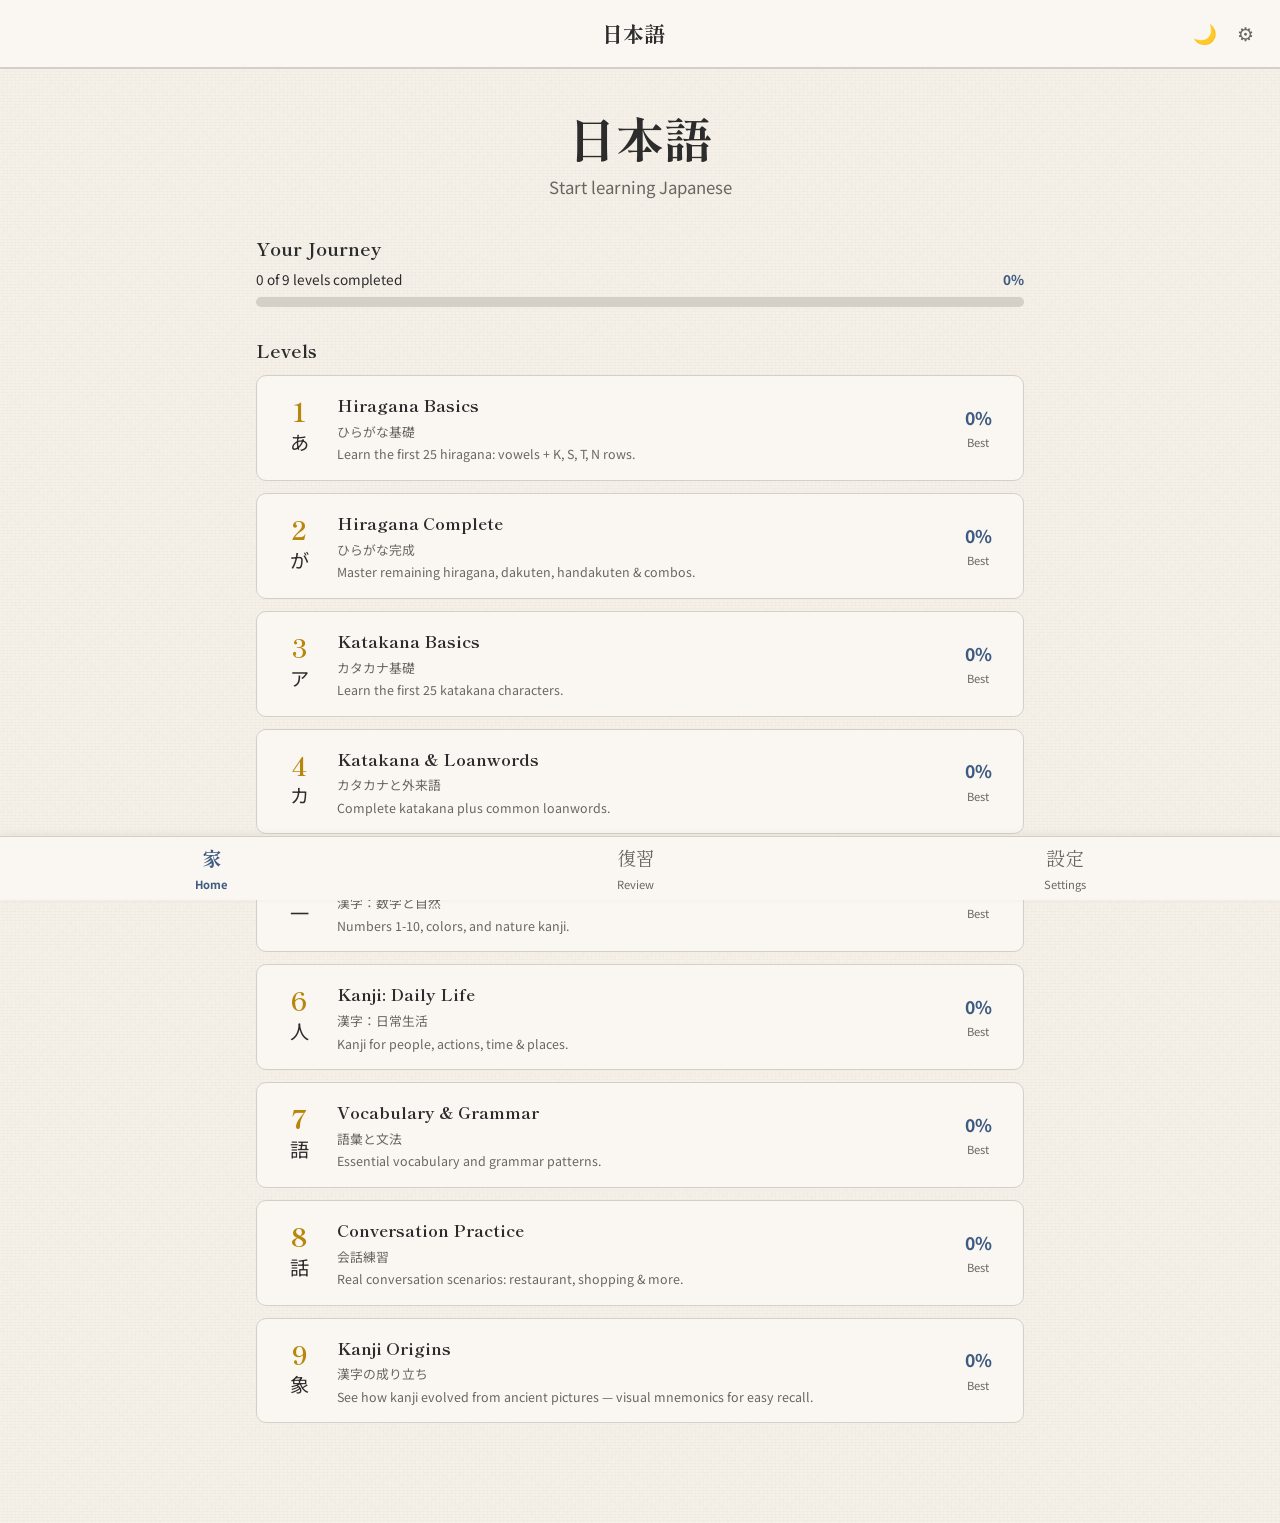
<file: index.html>
<!DOCTYPE html>
<html lang="en">
<head>
  <meta charset="UTF-8">
  <meta name="viewport" content="width=device-width, initial-scale=1.0">
  <title>日本語 — Nihongo</title>
  <link rel="icon" type="image/svg+xml" href="favicon.svg">

  <link rel="preconnect" href="https://fonts.googleapis.com">
  <link rel="preconnect" href="https://fonts.gstatic.com" crossorigin>
  <link href="https://fonts.googleapis.com/css2?family=Shippori+Mincho:wght@400;700&family=Noto+Sans+JP:wght@400;700&family=IBM+Plex+Mono:wght@400;700&display=swap" rel="stylesheet">

  <link rel="stylesheet" href="css/variables.css">
  <link rel="stylesheet" href="css/base.css">
  <link rel="stylesheet" href="css/textures.css">
  <link rel="stylesheet" href="css/components.css">
  <link rel="stylesheet" href="css/layout.css">
  <link rel="stylesheet" href="css/responsive.css">

  <style>
    .dashboard-container {
      max-width: 800px;
      margin: 0 auto;
      padding: 0 16px 100px;
    }
    .top-nav {
      display: flex;
      align-items: center;
      justify-content: space-between;
      padding: 14px 20px;
      background-color: var(--color-surface);
      position: sticky;
      top: 0;
      z-index: 20;
      border-bottom: 2px solid var(--color-border);
    }
    .top-nav h1 {
      font-family: 'Shippori Mincho', serif;
      font-size: 1.3rem;
      margin: 0;
      flex: 1;
      text-align: center;
    }
    .nav-actions {
      display: flex;
      gap: 8px;
      min-width: 60px;
      justify-content: flex-end;
    }
    .nav-btn {
      background: none;
      border: none;
      font-size: 1.2rem;
      cursor: pointer;
      padding: 4px 6px;
      border-radius: 6px;
      color: var(--color-text-secondary);
    }
    .nav-btn:hover { background: rgba(0,0,0,0.05); }

    .welcome {
      text-align: center;
      padding: 40px 0 8px;
    }
    .welcome h2 {
      font-family: 'Shippori Mincho', serif;
      font-size: 3rem;
      margin-bottom: 8px;
      color: var(--color-text);
    }
    .welcome p {
      color: var(--color-text-secondary);
      font-size: 1.05rem;
      margin: 0;
    }

    .journey-section {
      margin: 28px 0;
    }
    .journey-section h3 {
      font-family: 'Shippori Mincho', serif;
      font-size: 1.15rem;
      margin-bottom: 10px;
    }
    .progress-info {
      display: flex;
      justify-content: space-between;
      font-size: 0.85rem;
      margin-bottom: 6px;
    }
    .progress-info .pct {
      color: var(--color-accent);
      font-weight: 700;
    }
    .pbar {
      height: 10px;
      background: var(--color-border);
      border-radius: 5px;
      overflow: hidden;
    }
    .pbar-fill {
      height: 100%;
      background: var(--color-accent);
      border-radius: 5px;
      transition: width 0.5s ease;
    }

    .levels-title {
      font-family: 'Shippori Mincho', serif;
      font-size: 1.15rem;
      margin: 32px 0 14px;
    }
    .level-list {
      display: flex;
      flex-direction: column;
      gap: 12px;
    }
    .level-card {
      display: flex;
      align-items: center;
      gap: 16px;
      padding: 16px 20px;
      background: var(--color-surface);
      border: 1px solid var(--color-border);
      border-radius: 10px;
      transition: transform 0.2s, box-shadow 0.2s;
      position: relative;
      overflow: hidden;
    }
    .level-card.unlocked {
      cursor: pointer;
    }
    .level-card.unlocked:hover {
      transform: translateY(-2px);
      box-shadow: 0 6px 16px rgba(0,0,0,0.08);
    }
    .level-card.locked {
      opacity: 0.55;
    }
    .level-badge {
      display: flex;
      flex-direction: column;
      align-items: center;
      min-width: 44px;
    }
    .level-num {
      font-family: 'Shippori Mincho', serif;
      font-size: 1.6rem;
      font-weight: 700;
      color: var(--color-gold);
      line-height: 1;
    }
    .level-icon {
      font-size: 1.2rem;
      margin-top: 3px;
    }
    .level-info {
      flex: 1;
      min-width: 0;
    }
    .level-title {
      font-family: 'Shippori Mincho', serif;
      font-size: 1.05rem;
      font-weight: 700;
      margin-bottom: 3px;
    }
    .level-subtitle {
      font-size: 0.8rem;
      color: var(--color-text-secondary);
    }
    .level-desc {
      font-size: 0.78rem;
      color: var(--color-text-secondary);
      margin-top: 4px;
      line-height: 1.4;
    }
    .level-status {
      flex-shrink: 0;
      text-align: center;
      min-width: 50px;
    }
    .status-lock { font-size: 1.4rem; }
    .status-score {
      font-size: 1.1rem;
      font-weight: 700;
    }
    .status-label {
      font-size: 0.7rem;
      margin-top: 2px;
    }

    .bottom-nav {
      position: fixed;
      bottom: 0;
      left: 0;
      right: 0;
      display: flex;
      justify-content: space-around;
      align-items: center;
      padding: 8px 0;
      padding-bottom: max(8px, env(safe-area-inset-bottom));
      background-color: var(--color-surface);
      z-index: 20;
      box-shadow: 0 -2px 8px rgba(0,0,0,0.06);
      border-top: 1px solid var(--color-border);
    }
    .bottom-nav a {
      display: flex;
      flex-direction: column;
      align-items: center;
      gap: 2px;
      text-decoration: none;
      padding: 4px 16px;
      border-radius: 8px;
      font-size: 0.7rem;
    }
    .bottom-nav a .nav-kanji {
      font-family: 'Shippori Mincho', serif;
      font-size: 1.2rem;
    }
    .bottom-nav a.active {
      color: var(--color-accent);
      font-weight: 700;
    }
    .bottom-nav a:not(.active) {
      color: var(--color-text-secondary);
    }
  </style>
</head>
<body class="paper-bg">

  <!-- Top Navigation -->
  <nav class="top-nav">
    <div style="min-width:60px;"></div>
    <h1>日本語</h1>
    <div class="nav-actions">
      <button class="nav-btn" id="theme-toggle" aria-label="Toggle dark mode">🌙</button>
      <a href="settings.html" class="nav-btn" aria-label="Settings">⚙</a>
    </div>
  </nav>

  <div class="dashboard-container">
    <!-- Welcome -->
    <div class="welcome">
      <h2>日本語</h2>
      <p>Start learning Japanese</p>
    </div>

    <!-- Progress -->
    <div class="journey-section">
      <h3>Your Journey</h3>
      <div class="progress-info">
        <span id="progress-text">0 of 9 levels completed</span>
        <span class="pct" id="progress-pct">0%</span>
      </div>
      <div class="pbar">
        <div class="pbar-fill" id="progress-fill" style="width:0%"></div>
      </div>
    </div>

    <!-- Levels -->
    <h3 class="levels-title">Levels</h3>
    <div class="level-list" id="level-list"></div>
  </div>

  <!-- Bottom Navigation -->
  <nav class="bottom-nav">
    <a href="index.html" class="active">
      <span class="nav-kanji">家</span>
      <span>Home</span>
    </a>
    <a href="flashcards.html?mode=review">
      <span class="nav-kanji">復習</span>
      <span>Review</span>
    </a>
    <a href="settings.html">
      <span class="nav-kanji">設定</span>
      <span>Settings</span>
    </a>
  </nav>

  <script>
    // ---- Inline storage/progress logic (no modules needed) ----
    var STORAGE_KEY = 'nihongo_progress';
    var SETTINGS_KEY = 'nihongo_settings';

    function getProgress() {
      try {
        var raw = localStorage.getItem(STORAGE_KEY);
        var defaults = getDefaultProgress();
        if (!raw) return defaults;
        var parsed = JSON.parse(raw);
        return {
          levels: Object.assign({}, defaults.levels, parsed.levels || {}),
          srs: parsed.srs || {},
          quizHistory: parsed.quizHistory || []
        };
      } catch(e) { return getDefaultProgress(); }
    }

    function getDefaultProgress() {
      var levels = {};
      for (var i = 1; i <= 9; i++) {
        levels[i] = { unlocked: true, bestScore: 0, attempts: 0, completed: false };
      }
      return { levels: levels, srs: {}, quizHistory: [] };
    }

    function getSettings() {
      try {
        var raw = localStorage.getItem(SETTINGS_KEY);
        var defaults = { showRomaji: true, autoPlayAudio: true, furigana: true, darkMode: false };
        if (!raw) return defaults;
        return Object.assign(defaults, JSON.parse(raw));
      } catch(e) { return { showRomaji: true, autoPlayAudio: true, furigana: true, darkMode: false }; }
    }

    function saveSettings(s) {
      try { localStorage.setItem(SETTINGS_KEY, JSON.stringify(s)); } catch(e) {}
    }

    // ---- Level data ----
    var LEVELS = [
      { id:1, title:'Hiragana Basics', titleJp:'ひらがな基礎', icon:'あ', desc:'Learn the first 25 hiragana: vowels + K, S, T, N rows.' },
      { id:2, title:'Hiragana Complete', titleJp:'ひらがな完成', icon:'が', desc:'Master remaining hiragana, dakuten, handakuten & combos.' },
      { id:3, title:'Katakana Basics', titleJp:'カタカナ基礎', icon:'ア', desc:'Learn the first 25 katakana characters.' },
      { id:4, title:'Katakana & Loanwords', titleJp:'カタカナと外来語', icon:'カ', desc:'Complete katakana plus common loanwords.' },
      { id:5, title:'Kanji: Numbers & Nature', titleJp:'漢字：数字と自然', icon:'一', desc:'Numbers 1-10, colors, and nature kanji.' },
      { id:6, title:'Kanji: Daily Life', titleJp:'漢字：日常生活', icon:'人', desc:'Kanji for people, actions, time & places.' },
      { id:7, title:'Vocabulary & Grammar', titleJp:'語彙と文法', icon:'語', desc:'Essential vocabulary and grammar patterns.' },
      { id:8, title:'Conversation Practice', titleJp:'会話練習', icon:'話', desc:'Real conversation scenarios: restaurant, shopping & more.' },
      { id:9, title:'Kanji Origins', titleJp:'漢字の成り立ち', icon:'象', desc:'See how kanji evolved from ancient pictures — visual mnemonics for easy recall.' }
    ];

    // ---- Theme ----
    var settings = getSettings();
    if (settings.darkMode) {
      document.documentElement.setAttribute('data-theme', 'dark');
      document.getElementById('theme-toggle').textContent = '☀';
    }

    document.getElementById('theme-toggle').addEventListener('click', function() {
      var s = getSettings();
      s.darkMode = !s.darkMode;
      saveSettings(s);
      if (s.darkMode) {
        document.documentElement.setAttribute('data-theme', 'dark');
        this.textContent = '☀';
      } else {
        document.documentElement.removeAttribute('data-theme');
        this.textContent = '🌙';
      }
    });

    // ---- Render progress ----
    var progress = getProgress();
    var completed = 0;
    for (var i = 1; i <= 9; i++) {
      if (progress.levels[i] && progress.levels[i].completed) completed++;
    }
    var pct = Math.round((completed / 9) * 100);
    document.getElementById('progress-text').textContent = completed + ' of 9 levels completed';
    document.getElementById('progress-pct').textContent = pct + '%';
    document.getElementById('progress-fill').style.width = pct + '%';

    // ---- Render level cards ----
    var list = document.getElementById('level-list');

    LEVELS.forEach(function(level) {
      var lp = progress.levels[level.id] || { unlocked: true, bestScore: 0, attempts: 0, completed: false };
      lp.unlocked = true; // All levels are always unlocked

      var card = document.createElement('div');
      card.className = 'level-card ' + (lp.unlocked ? 'unlocked' : 'locked');

      if (lp.unlocked) {
        card.onclick = function() { window.location.href = 'level.html?id=' + level.id; };
      }

      // Status display
      var statusHtml = '';
      if (!lp.unlocked) {
        statusHtml = '<div class="level-status"><div class="status-lock">🔒</div></div>';
      } else if (lp.completed) {
        statusHtml = '<div class="level-status"><div class="status-score" style="color:var(--color-success);">' + lp.bestScore + '%</div><div class="status-label" style="color:var(--color-success);">✓ Done</div></div>';
      } else {
        statusHtml = '<div class="level-status"><div class="status-score" style="color:var(--color-accent);">' + lp.bestScore + '%</div><div class="status-label" style="color:var(--color-text-secondary);">Best</div></div>';
      }

      card.innerHTML =
        '<div class="level-badge">' +
          '<span class="level-num">' + level.id + '</span>' +
          '<span class="level-icon">' + level.icon + '</span>' +
        '</div>' +
        '<div class="level-info">' +
          '<div class="level-title">' + level.title + '</div>' +
          '<div class="level-subtitle">' + level.titleJp + '</div>' +
          '<div class="level-desc">' + level.desc + '</div>' +
        '</div>' +
        statusHtml;

      list.appendChild(card);
    });
  </script>
</body>
</html>
</file>
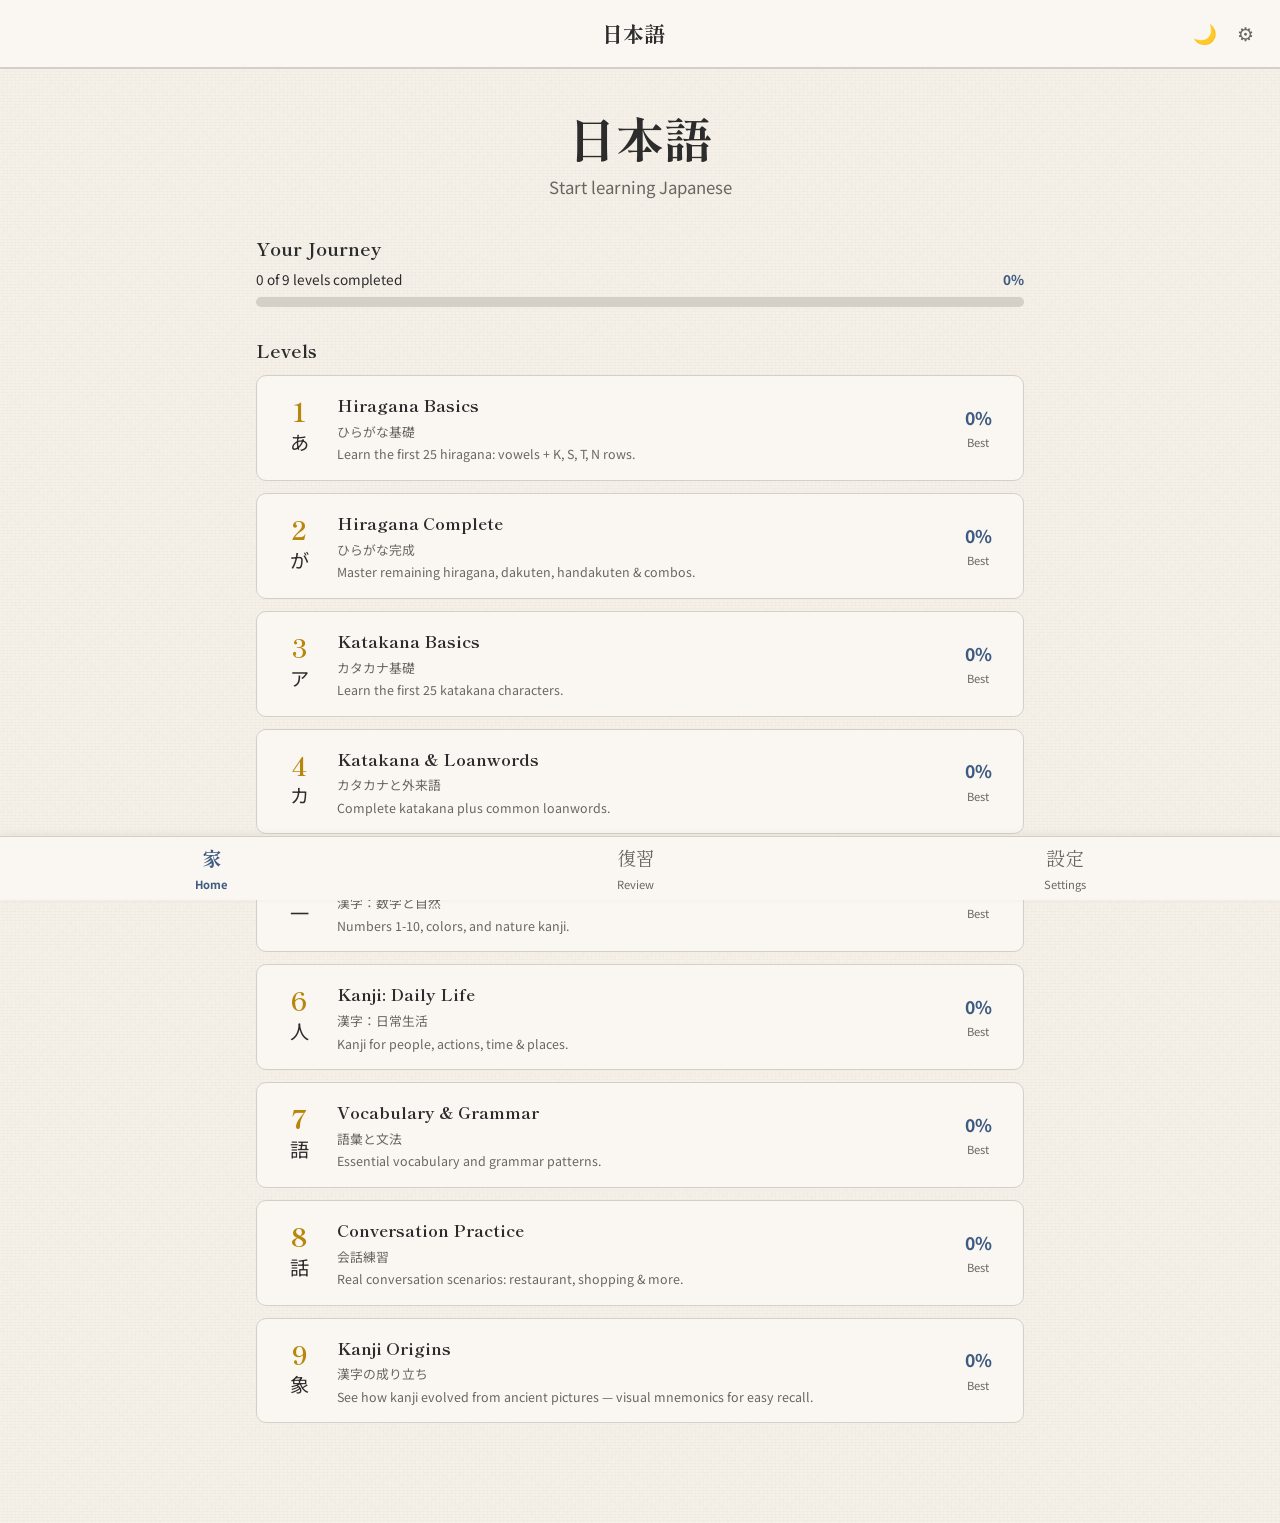
<file: flashcards.html>
<!DOCTYPE html>
<html lang="en">
<head>
  <meta charset="UTF-8">
  <meta name="viewport" content="width=device-width, initial-scale=1.0">
  <title>Flashcards — Nihongo</title>
  <link rel="icon" type="image/svg+xml" href="favicon.svg">

  <link rel="preconnect" href="https://fonts.googleapis.com">
  <link rel="preconnect" href="https://fonts.gstatic.com" crossorigin>
  <link href="https://fonts.googleapis.com/css2?family=Shippori+Mincho:wght@400;700&family=Noto+Sans+JP:wght@400;700&family=IBM+Plex+Mono:wght@400;700&display=swap" rel="stylesheet">

  <link rel="stylesheet" href="css/variables.css">
  <link rel="stylesheet" href="css/base.css">
  <link rel="stylesheet" href="css/textures.css">
  <link rel="stylesheet" href="css/components.css">
  <link rel="stylesheet" href="css/layout.css">
  <link rel="stylesheet" href="css/flashcard.css">
  <link rel="stylesheet" href="css/responsive.css">

  <style>
    .fc-container { max-width:800px; margin:0 auto; padding:16px; min-height:100vh; display:flex; flex-direction:column; }
    .fc-nav { display:flex; align-items:center; padding:10px 0; margin-bottom:16px; }
    .fc-nav button { background:none; border:none; font-size:1.3rem; cursor:pointer; padding:4px 8px; color:var(--color-text); }
    .fc-nav h1 { font-family:'Shippori Mincho',serif; font-size:1.1rem; margin:0; flex:1; text-align:center; }
    .fc-progress { margin-bottom:20px; }
    .fc-progress-info { display:flex; justify-content:space-between; font-size:0.8rem; margin-bottom:5px; }
    .fc-bar { height:6px; background:var(--color-border); border-radius:3px; overflow:hidden; }
    .fc-bar-fill { height:100%; background:var(--color-accent); border-radius:3px; transition:width 0.3s; }

    .fc-card-wrap { flex:1; display:flex; align-items:center; justify-content:center; perspective:1000px; cursor:pointer; }
    .fc-card {
      width:100%; max-width:380px; height:300px; position:relative;
      transform-style:preserve-3d; transition:transform 0.6s cubic-bezier(0.4,0,0.2,1);
    }
    .fc-card.flipped { transform:rotateY(180deg); }
    .fc-face {
      position:absolute; inset:0; display:flex; flex-direction:column;
      align-items:center; justify-content:center; backface-visibility:hidden;
      background:var(--color-surface); border:1px solid var(--color-border);
      border-radius:12px; padding:20px; overflow-y:auto;
    }
    .fc-back { transform:rotateY(180deg); }
    .fc-char { font-family:'Shippori Mincho',serif; font-size:4.5rem; font-weight:700; line-height:1; }
    .fc-char.small { font-size:2.5rem; }
    .fc-hint { font-size:0.75rem; color:var(--color-text-secondary); margin-top:16px; opacity:0.5; }
    .fc-reading { font-size:1.5rem; font-weight:700; color:var(--color-accent); margin-bottom:8px; }
    .fc-meaning { font-size:1.1rem; color:var(--color-text); text-align:center; }
    .fc-example { font-size:0.85rem; color:var(--color-text-secondary); margin-top:8px; padding:8px 12px; background:rgba(0,0,0,0.03); border-radius:6px; }
    .fc-mnemonic {
      font-size:0.8rem; line-height:1.4; color:var(--color-text);
      margin-top:10px; padding:8px 12px; border-radius:6px;
      border-left:3px solid var(--color-gold); background:rgba(184,134,11,0.06);
      font-style:italic; text-align:left;
    }
    .fc-components {
      font-size:0.75rem; color:var(--color-text-secondary); margin-top:6px;
    }

    .fc-speaker { text-align:center; margin:12px 0; }
    .fc-speaker button { background:none; border:none; font-size:1.8rem; cursor:pointer; padding:6px; }

    .fc-controls {
      display:flex; gap:10px; padding:16px 0 24px; max-width:380px; margin:0 auto; width:100%;
      opacity:0; pointer-events:none; transition:opacity 0.3s;
    }
    .fc-controls.show { opacity:1; pointer-events:auto; }
    .fc-btn {
      flex:1; padding:12px 8px; border:2px solid; border-radius:8px; cursor:pointer;
      font-weight:700; font-size:0.95rem; background:none; font-family:inherit;
      transition: background 0.2s;
    }
    .fc-btn-again { color:var(--color-accent-secondary); border-color:var(--color-accent-secondary); }
    .fc-btn-again:hover { background:rgba(200,75,49,0.08); }
    .fc-btn-good { color:var(--color-accent); border-color:var(--color-accent); }
    .fc-btn-good:hover { background:rgba(61,90,128,0.08); }
    .fc-btn-easy { color:var(--color-success); border-color:var(--color-success); }
    .fc-btn-easy:hover { background:rgba(122,139,105,0.08); }

    .fc-complete { text-align:center; padding:48px 16px; }
    .fc-complete h2 { font-family:'Shippori Mincho',serif; color:var(--color-success); margin:16px 0 8px; }
    .fc-stats { display:flex; gap:24px; justify-content:center; margin:20px 0; }
    .fc-stat { text-align:center; }
    .fc-stat-num { font-family:'Shippori Mincho',serif; font-size:1.8rem; font-weight:700; color:var(--color-accent); }
    .fc-stat-label { font-size:0.75rem; color:var(--color-text-secondary); }
    .fc-actions { display:flex; flex-direction:column; gap:10px; max-width:300px; margin:24px auto 0; }
    .fc-actions a {
      display:block; text-align:center; padding:12px; border-radius:8px;
      text-decoration:none; font-weight:700;
    }
  </style>
</head>
<body class="paper-bg">
  <div class="fc-container" id="app">
    <p style="text-align:center;padding:60px;color:var(--color-text-secondary);">Loading flashcards...</p>
  </div>

  <script>
    // Storage
    var STORAGE_KEY = 'nihongo_progress';
    var SETTINGS_KEY = 'nihongo_settings';
    function getSettings() {
      try { var r=localStorage.getItem(SETTINGS_KEY); return r?Object.assign({darkMode:false},JSON.parse(r)):{darkMode:false}; } catch(e){return{darkMode:false};}
    }
    if (getSettings().darkMode) document.documentElement.setAttribute('data-theme','dark');

    // Audio
    var jaVoice = null;
    if ('speechSynthesis' in window) {
      function findVoice(){var v=speechSynthesis.getVoices();jaVoice=v.find(function(x){return x.lang==='ja-JP'})||v.find(function(x){return x.lang.startsWith('ja')})||null;}
      findVoice(); speechSynthesis.addEventListener('voiceschanged',findVoice);
    }
    function speak(t){if(!('speechSynthesis' in window)||!t)return;speechSynthesis.cancel();var u=new SpeechSynthesisUtterance(t);u.lang='ja-JP';u.rate=0.85;if(jaVoice)u.voice=jaVoice;speechSynthesis.speak(u);}

    // SRS
    function saveSRS(id,quality){
      try{
        var raw=localStorage.getItem(STORAGE_KEY);
        var p=raw?JSON.parse(raw):{levels:{},srs:{},quizHistory:[]};
        if(!p.srs)p.srs={};
        var item=p.srs[id]||{interval:1,easeFactor:2.5,repetitions:0,nextReview:Date.now(),status:'new'};
        if(quality==='again'){item.interval=1;item.easeFactor=Math.max(1.3,item.easeFactor-0.2);item.repetitions=0;item.status='learning';}
        else if(quality==='good'){item.interval=Math.round(item.interval*item.easeFactor);item.repetitions++;item.status=item.repetitions>=3?'learned':'learning';}
        else if(quality==='easy'){item.interval=Math.round(item.interval*item.easeFactor*1.3);item.easeFactor+=0.15;item.repetitions++;item.status=item.repetitions>=5?'mastered':item.repetitions>=3?'learned':'learning';}
        item.nextReview=Date.now()+item.interval*86400000;
        p.srs[id]=item;
        localStorage.setItem(STORAGE_KEY,JSON.stringify(p));
      }catch(e){}
    }
  </script>

  <script type="module">
    import { hiraganaLevel1, hiraganaLevel2 } from './js/data/hiragana.js';
    import { katakanaLevel3, katakanaLevel4 } from './js/data/katakana.js';
    import { kanji } from './js/data/kanji.js';
    import { grammar } from './js/data/grammar.js';
    import { dialogues } from './js/data/dialogues.js';
    import { kanjiOrigins } from './js/data/kanji-origins.js';

    var params = new URLSearchParams(window.location.search);
    var levelId = parseInt(params.get('level'));
    if (!levelId) { window.location.href='index.html'; throw new Error('no level'); }

    // Build card data
    var cards = [];
    if (levelId===1) cards=hiraganaLevel1.map(function(h){return{id:h.char,front:h.char,reading:h.romaji,meaning:'Hiragana "'+h.romaji+'"',mnemonic:h.mnemonic||'',components:h.visualHint||''};});
    else if (levelId===2) cards=hiraganaLevel2.map(function(h){return{id:h.char,front:h.char,reading:h.romaji,meaning:h.type+' hiragana',mnemonic:h.mnemonic||'',components:h.visualHint||''};});
    else if (levelId===3) cards=katakanaLevel3.map(function(k){return{id:k.char,front:k.char,reading:k.romaji,meaning:'Katakana "'+k.romaji+'"',mnemonic:k.mnemonic||'',components:k.visualHint||''};});
    else if (levelId===4) {
      cards=(katakanaLevel4.characters||[]).map(function(k){return{id:k.char,front:k.char,reading:k.romaji,meaning:'Katakana "'+k.romaji+'"',mnemonic:k.mnemonic||'',components:k.visualHint||''};});
      cards=cards.concat((katakanaLevel4.loanwords||[]).map(function(l){return{id:l.japanese,front:l.japanese,reading:l.reading,meaning:l.english};}));
    }
    else if (levelId>=5&&levelId<=7) {
      cards=kanji.filter(function(k){return k.level===levelId}).map(function(k){
        var ex=k.examples&&k.examples[0]?(typeof k.examples[0]==='string'?k.examples[0]:k.examples[0].word+' ('+k.examples[0].meaning+')'):'';
        return{id:k.kanji,front:k.kanji,reading:k.onyomi+' / '+k.kunyomi,meaning:k.meaning,example:ex,
          mnemonic:k.mnemonic||'',components:k.components||''};
      });
      if (levelId===7) {
        cards=cards.concat(grammar.map(function(g){
          return{id:'g'+g.id,front:g.pattern,reading:g.formation||'',meaning:g.meaning,example:g.examples&&g.examples[0]?g.examples[0].japanese:''};
        }));
      }
    }
    else if (levelId===8) {
      cards=dialogues.map(function(d){return{id:'d'+d.id,front:d.titleJp||d.title,reading:d.title,meaning:d.setting};});
    }
    else if (levelId===9) {
      cards=kanjiOrigins.map(function(o){
        return{id:'o'+o.kanji,front:o.kanji,reading:o.reading,meaning:o.meaning,
          mnemonic:o.visualHint,components:o.ancientForm};
      });
    }

    if (cards.length===0) {
      document.getElementById('app').innerHTML='<div style="text-align:center;padding:60px;"><p>No cards for this level.</p><a href="index.html" style="color:var(--color-accent);">Back to Home</a></div>';
      throw new Error('no cards');
    }

    // State
    var currentIdx = 0;
    var isFlipped = false;
    var results = [];

    function render() {
      var app = document.getElementById('app');
      app.innerHTML = '';

      if (currentIdx >= cards.length) { renderComplete(); return; }
      var card = cards[currentIdx];
      var isSmall = card.front.length > 3;

      app.innerHTML =
        '<div class="fc-nav">' +
          '<button onclick="history.back()">◁</button>' +
          '<h1>Flashcards</h1>' +
          '<div style="min-width:40px;"></div>' +
        '</div>' +
        '<div class="fc-progress">' +
          '<div class="fc-progress-info"><span>Card ' + (currentIdx+1) + ' of ' + cards.length + '</span><span style="color:var(--color-accent);font-weight:700;">' + Math.round(((currentIdx+1)/cards.length)*100) + '%</span></div>' +
          '<div class="fc-bar"><div class="fc-bar-fill" style="width:' + ((currentIdx+1)/cards.length*100) + '%"></div></div>' +
        '</div>' +
        '<div class="fc-card-wrap" id="card-wrap">' +
          '<div class="fc-card" id="fc-card">' +
            '<div class="fc-face">' +
              '<div class="fc-char' + (isSmall?' small':'') + '">' + card.front + '</div>' +
              '<div class="fc-hint">Tap to flip</div>' +
            '</div>' +
            '<div class="fc-face fc-back">' +
              '<div class="fc-reading">' + (card.reading||'') + '</div>' +
              '<div class="fc-meaning">' + (card.meaning||'') + '</div>' +
              (card.mnemonic ? '<div class="fc-mnemonic">' + card.mnemonic + '</div>' : '') +
              (card.components ? '<div class="fc-components">' + card.components + '</div>' : '') +
              (card.example ? '<div class="fc-example">' + card.example + '</div>' : '') +
            '</div>' +
          '</div>' +
        '</div>' +
        '<div class="fc-speaker"><button onclick="speak(\'' + card.front.replace(/'/g,"\\'") + '\')">🔊</button></div>' +
        '<div class="fc-controls" id="fc-controls">' +
          '<button class="fc-btn fc-btn-again" id="btn-again">Again<br><span style="font-size:0.7rem;font-weight:400;opacity:0.6;">[1]</span></button>' +
          '<button class="fc-btn fc-btn-good" id="btn-good">Good<br><span style="font-size:0.7rem;font-weight:400;opacity:0.6;">[2]</span></button>' +
          '<button class="fc-btn fc-btn-easy" id="btn-easy">Easy<br><span style="font-size:0.7rem;font-weight:400;opacity:0.6;">[3]</span></button>' +
        '</div>';

      isFlipped = false;

      document.getElementById('card-wrap').addEventListener('click', function() {
        isFlipped = !isFlipped;
        document.getElementById('fc-card').classList.toggle('flipped', isFlipped);
        document.getElementById('fc-controls').classList.toggle('show', isFlipped);
      });

      document.getElementById('btn-again').addEventListener('click', function(e){e.stopPropagation();mark('again');});
      document.getElementById('btn-good').addEventListener('click', function(e){e.stopPropagation();mark('good');});
      document.getElementById('btn-easy').addEventListener('click', function(e){e.stopPropagation();mark('easy');});

      document.onkeydown = function(e) {
        if (e.key===' '||e.key==='Enter') { e.preventDefault(); document.getElementById('card-wrap').click(); }
        else if (e.key==='1'&&isFlipped) mark('again');
        else if (e.key==='2'&&isFlipped) mark('good');
        else if (e.key==='3'&&isFlipped) mark('easy');
      };
    }

    function mark(quality) {
      var card = cards[currentIdx];
      results.push({id:card.id, quality:quality});
      saveSRS(card.id, quality);
      currentIdx++;
      render();
    }

    function renderComplete() {
      var app = document.getElementById('app');
      var again=0,good=0,easy=0;
      results.forEach(function(r){if(r.quality==='again')again++;else if(r.quality==='good')good++;else easy++;});
      app.innerHTML =
        '<div class="fc-complete">' +
          '<div style="font-size:3rem;">✨</div>' +
          '<h2>Deck Complete!</h2>' +
          '<p style="color:var(--color-text-secondary);">You reviewed ' + cards.length + ' cards</p>' +
          '<div class="fc-stats">' +
            '<div class="fc-stat"><div class="fc-stat-num" style="color:var(--color-accent-secondary);">' + again + '</div><div class="fc-stat-label">Again</div></div>' +
            '<div class="fc-stat"><div class="fc-stat-num">' + good + '</div><div class="fc-stat-label">Good</div></div>' +
            '<div class="fc-stat"><div class="fc-stat-num" style="color:var(--color-success);">' + easy + '</div><div class="fc-stat-label">Easy</div></div>' +
          '</div>' +
          '<div class="fc-actions">' +
            '<a href="level.html?id=' + levelId + '" style="background:var(--color-accent);color:#fff;">Back to Level</a>' +
            '<a href="flashcards.html?level=' + levelId + '" style="border:2px solid var(--color-accent);color:var(--color-accent);">Study Again</a>' +
            '<a href="index.html" style="color:var(--color-text-secondary);">Home</a>' +
          '</div>' +
        '</div>';
      document.onkeydown = null;
    }

    render();
  </script>
</body>
</html>
</file>
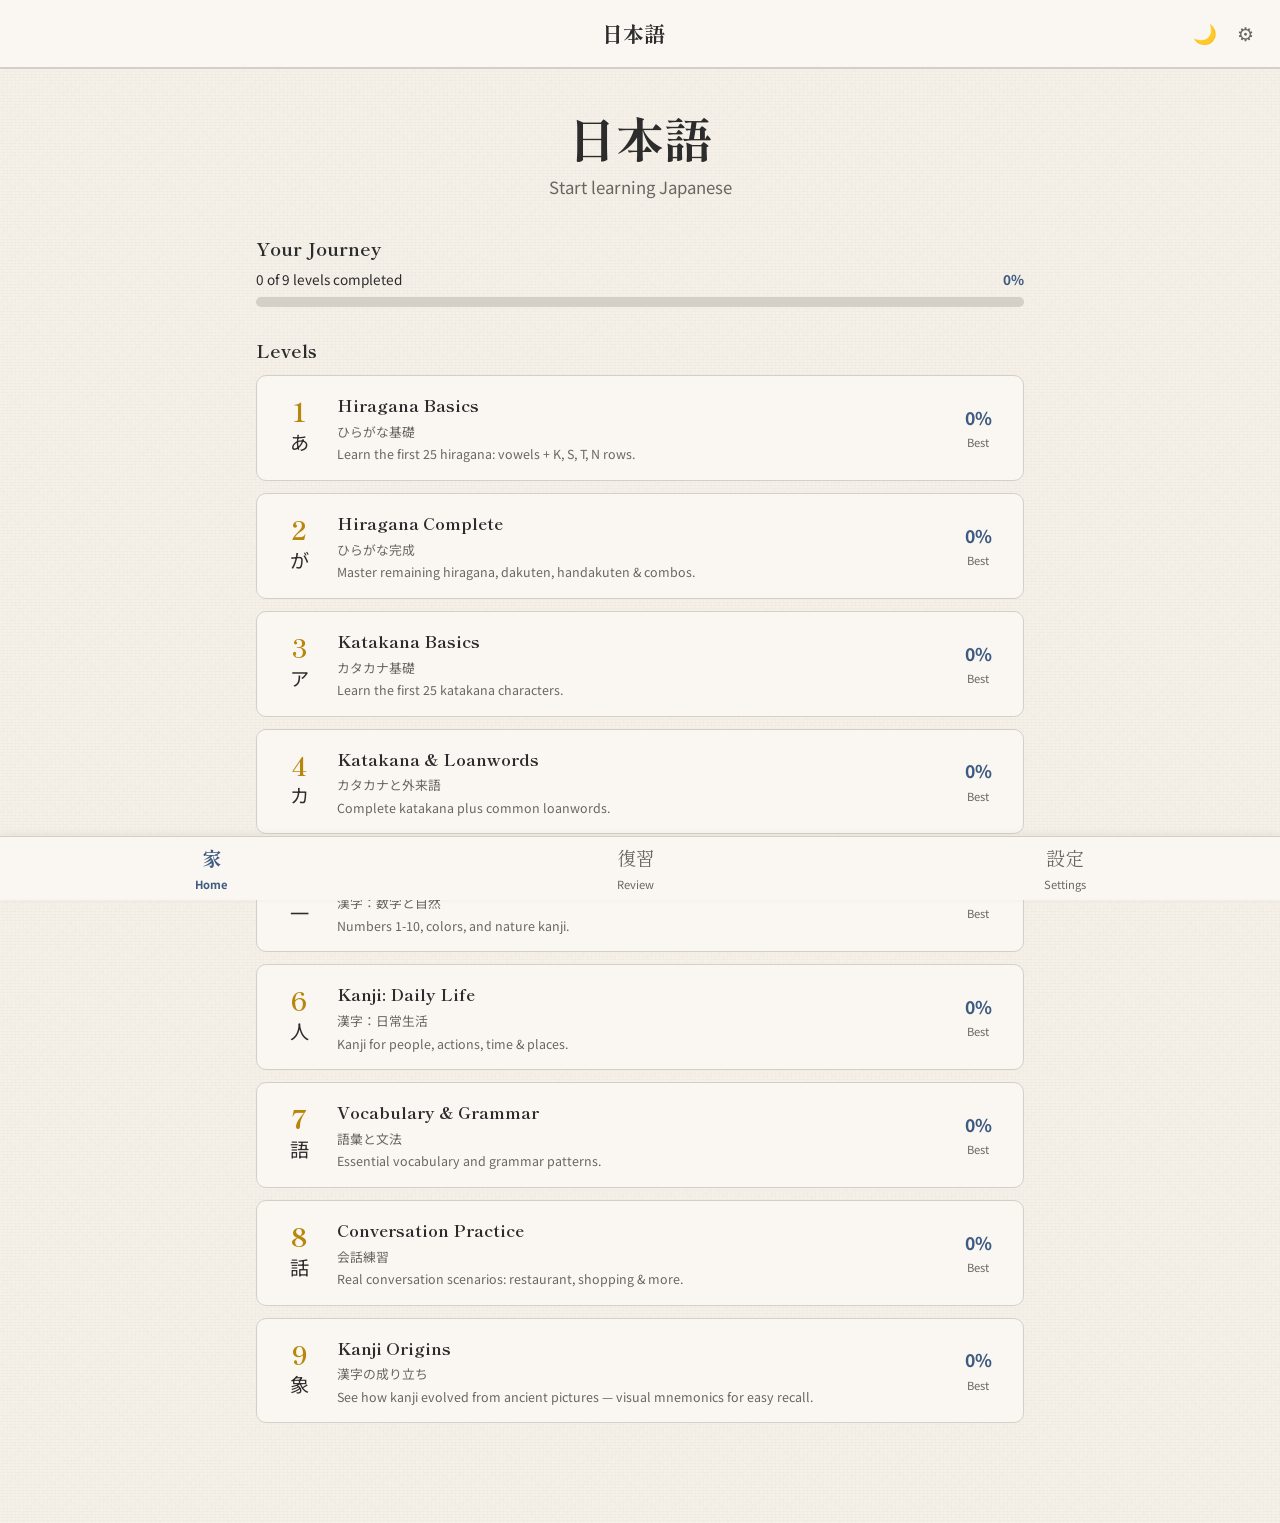
<file: quiz.html>
<!DOCTYPE html>
<html lang="en">
<head>
  <meta charset="UTF-8">
  <meta name="viewport" content="width=device-width, initial-scale=1.0">
  <title>Quiz — Nihongo</title>
  <link rel="icon" type="image/svg+xml" href="favicon.svg">

  <link rel="preconnect" href="https://fonts.googleapis.com">
  <link rel="preconnect" href="https://fonts.gstatic.com" crossorigin>
  <link href="https://fonts.googleapis.com/css2?family=Shippori+Mincho:wght@400;700&family=Noto+Sans+JP:wght@400;700&family=IBM+Plex+Mono:wght@400;700&display=swap" rel="stylesheet">

  <link rel="stylesheet" href="css/variables.css">
  <link rel="stylesheet" href="css/base.css">
  <link rel="stylesheet" href="css/textures.css">
  <link rel="stylesheet" href="css/components.css">
  <link rel="stylesheet" href="css/layout.css">
  <link rel="stylesheet" href="css/quiz.css">
  <link rel="stylesheet" href="css/responsive.css">

  <style>
    .quiz-container { max-width:800px; margin:0 auto; padding:16px; min-height:100vh; }
    .quiz-nav { display:flex; align-items:center; padding:10px 0; margin-bottom:16px; }
    .quiz-nav button { background:none; border:none; font-size:1.3rem; cursor:pointer; padding:4px 8px; color:var(--color-text); }
    .quiz-nav h1 { font-family:'Shippori Mincho',serif; font-size:1.1rem; margin:0; flex:1; text-align:center; }
    .q-progress { margin-bottom:32px; }
    .q-progress-info { display:flex; justify-content:space-between; font-size:0.8rem; margin-bottom:5px; }
    .q-bar { height:6px; background:var(--color-border); border-radius:3px; overflow:hidden; }
    .q-bar-fill { height:100%; background:var(--color-accent); border-radius:3px; transition:width 0.3s; }
    .q-display { text-align:center; padding:32px 0; margin-bottom:24px; }
    .q-prompt { font-size:0.85rem; color:var(--color-text-secondary); margin-bottom:12px; }
    .q-char { font-family:'Shippori Mincho',serif; font-size:4rem; font-weight:700; line-height:1.1; margin-bottom:12px; }
    .q-char.small { font-size:2rem; }
    .q-speaker { background:none; border:none; font-size:1.5rem; cursor:pointer; padding:4px 8px; }
    .q-options { display:grid; grid-template-columns:1fr 1fr; gap:10px; max-width:500px; margin:0 auto; }
    .q-opt {
      padding:14px 16px; font-size:1rem; font-weight:500; background:var(--color-surface);
      color:var(--color-text); border:2px solid var(--color-border); border-radius:8px;
      cursor:pointer; transition:all 0.15s; min-height:54px; word-break:break-word;
      text-align:center; font-family:inherit;
    }
    .q-opt:hover:not(:disabled) { border-color:var(--color-accent); transform:translateY(-1px); }
    .q-opt.correct { border-color:var(--color-success); background:rgba(122,139,105,0.12); color:var(--color-success); font-weight:700; }
    .q-opt.wrong { border-color:var(--color-accent-secondary); background:rgba(200,75,49,0.1); color:var(--color-accent-secondary); }
    .q-opt:disabled { cursor:default; transform:none; }

    .result-container { text-align:center; padding:32px 0; }
    .result-circle {
      width:130px; height:130px; border-radius:50%; display:flex; flex-direction:column;
      align-items:center; justify-content:center; margin:0 auto 20px; border-width:5px; border-style:solid;
    }
    .result-score { font-family:'Shippori Mincho',serif; font-size:2.5rem; font-weight:700; line-height:1; }
    .result-count { font-size:0.8rem; color:var(--color-text-secondary); margin-top:2px; }
    .result-msg { font-family:'Shippori Mincho',serif; font-size:1.4rem; font-weight:700; margin-bottom:12px; }
    .unlock-card { display:inline-block; padding:14px 32px; border:2px solid var(--color-gold); background:rgba(184,134,11,0.06); border-radius:10px; margin-bottom:20px; }
    .mistake-card {
      display:flex; align-items:center; gap:14px; padding:10px 16px; margin-bottom:6px;
      background:var(--color-surface); border:1px solid var(--color-border); border-radius:8px;
      border-left:3px solid var(--color-accent-secondary); text-align:left;
    }
    .mistake-char { font-family:'Shippori Mincho',serif; font-size:1.4rem; font-weight:700; min-width:44px; text-align:center; }
    .actions { display:flex; flex-direction:column; gap:10px; max-width:360px; margin:24px auto 0; }
    .actions a, .actions button {
      display:block; width:100%; text-align:center; padding:12px; border-radius:8px;
      text-decoration:none; font-weight:700; font-family:inherit; font-size:1rem; cursor:pointer;
    }
  </style>
</head>
<body class="paper-bg">
  <div class="quiz-container" id="app">
    <p style="text-align:center;padding:60px;color:var(--color-text-secondary);">Loading quiz...</p>
  </div>

  <script>
    var STORAGE_KEY = 'nihongo_progress';
    var SETTINGS_KEY = 'nihongo_settings';
    function getSettings(){try{var r=localStorage.getItem(SETTINGS_KEY);return r?Object.assign({darkMode:false},JSON.parse(r)):{darkMode:false};}catch(e){return{darkMode:false};}}
    function getProgress(){try{var r=localStorage.getItem(STORAGE_KEY);if(!r)return null;return JSON.parse(r);}catch(e){return null;}}
    function saveProgress(p){try{localStorage.setItem(STORAGE_KEY,JSON.stringify(p));}catch(e){}}
    if(getSettings().darkMode)document.documentElement.setAttribute('data-theme','dark');

    // Audio
    var jaVoice=null;
    if('speechSynthesis' in window){function fv(){var v=speechSynthesis.getVoices();jaVoice=v.find(function(x){return x.lang==='ja-JP'})||v.find(function(x){return x.lang.startsWith('ja')})||null;}fv();speechSynthesis.addEventListener('voiceschanged',fv);}
    function speak(t){if(!('speechSynthesis' in window)||!t)return;speechSynthesis.cancel();var u=new SpeechSynthesisUtterance(t);u.lang='ja-JP';u.rate=0.85;if(jaVoice)u.voice=jaVoice;speechSynthesis.speak(u);}

    function completeQuiz(levelId,score,total){
      var p=getProgress();
      if(!p){var l={};for(var i=1;i<=9;i++)l[i]={unlocked:true,bestScore:0,attempts:0,completed:false};p={levels:l,srs:{},quizHistory:[]};}
      if(!p.levels)p.levels={};
      if(!p.levels[levelId])p.levels[levelId]={unlocked:true,bestScore:0,attempts:0,completed:false};
      var lv=p.levels[levelId];
      var pct=Math.round((score/total)*100);
      lv.attempts=(lv.attempts||0)+1;
      if(pct>lv.bestScore)lv.bestScore=pct;
      if(pct>=70&&!lv.completed){
        lv.completed=true;
        var next=levelId+1;
        if(next<=9){if(!p.levels[next])p.levels[next]={unlocked:false,bestScore:0,attempts:0,completed:false};p.levels[next].unlocked=true;}
      }
      if(!p.quizHistory)p.quizHistory=[];
      p.quizHistory.push({levelId:levelId,score:score,total:total,pct:pct,ts:Date.now()});
      saveProgress(p);
      return {pct:pct,passed:pct>=70};
    }
  </script>

  <script type="module">
    import { hiraganaLevel1, hiraganaLevel2 } from './js/data/hiragana.js';
    import { katakanaLevel3, katakanaLevel4 } from './js/data/katakana.js';
    import { kanji } from './js/data/kanji.js';
    import { vocabulary } from './js/data/vocabulary.js';
    import { grammar } from './js/data/grammar.js';
    import { kanjiOrigins } from './js/data/kanji-origins.js';

    var params = new URLSearchParams(window.location.search);
    var levelId = parseInt(params.get('level'));
    if (!levelId) { window.location.href='index.html'; throw new Error('no level'); }

    // Shuffle
    function shuffle(arr){var a=[...arr];for(var i=a.length-1;i>0;i--){var j=Math.floor(Math.random()*(i+1));var t=a[i];a[i]=a[j];a[j]=t;}return a;}

    // Get pool
    var pool = [];
    var qType = 'kana'; // kana, kanji, vocab
    if (levelId===1) pool=hiraganaLevel1;
    else if (levelId===2) pool=hiraganaLevel2;
    else if (levelId===3) pool=katakanaLevel3;
    else if (levelId===4) pool=katakanaLevel4.characters||[];
    else if (levelId>=5&&levelId<=6) { pool=kanji.filter(function(k){return k.level===levelId}); qType='kanji'; }
    else if (levelId===7) { pool=vocabulary.filter(function(v){return v.level===7}); qType='vocab'; }
    else if (levelId===9) { pool=kanjiOrigins.map(function(o){return{kanji:o.kanji,meaning:o.meaning}}); qType='kanji'; }
    else { pool=vocabulary.filter(function(v){return v.level===7}); qType='vocab'; }

    var questionCount = levelId<=4?15:12;

    // Generate questions
    function genQuestions() {
      var items = shuffle(pool);
      var qs = [];
      for (var i=0; i<Math.min(questionCount, items.length*2); i++) {
        var item = items[i % items.length];
        var q = null;

        if (qType==='kana') {
          var isCharQ = i%2===0;
          if (isCharQ) {
            var correct = item.romaji;
            var distractors = shuffle(pool.filter(function(p){return p.char!==item.char})).slice(0,3).map(function(p){return p.romaji});
            q = { display:item.char, prompt:'What is the reading?', correct:correct, options:shuffle([correct].concat(distractors)) };
          } else {
            var correct = item.char;
            var distractors = shuffle(pool.filter(function(p){return p.char!==item.char})).slice(0,3).map(function(p){return p.char});
            q = { display:item.romaji, prompt:'Which character?', correct:correct, options:shuffle([correct].concat(distractors)) };
          }
        } else if (qType==='kanji') {
          var correct = item.meaning;
          var distractors = shuffle(pool.filter(function(p){return p.kanji!==item.kanji})).slice(0,3).map(function(p){return p.meaning});
          q = { display:item.kanji, prompt:'What does this kanji mean?', correct:correct, options:shuffle([correct].concat(distractors)) };
        } else {
          var correct = item.english;
          var distractors = shuffle(pool.filter(function(p){return p.japanese!==item.japanese})).slice(0,3).map(function(p){return p.english});
          q = { display:item.japanese, prompt:'What does this mean?', correct:correct, options:shuffle([correct].concat(distractors)) };
        }

        if (q && q.options.length>=4) qs.push(q);
      }
      return qs;
    }

    var questions = genQuestions();
    var currentQ = 0;
    var answers = [];

    function renderQuestion() {
      var app = document.getElementById('app');
      if (currentQ >= questions.length) { renderResults(); return; }
      var q = questions[currentQ];
      var isSmall = q.display.length > 3;

      app.innerHTML =
        '<div class="quiz-nav"><button onclick="history.back()">◁</button><h1>Quiz</h1><div style="min-width:40px;"></div></div>' +
        '<div class="q-progress">' +
          '<div class="q-progress-info"><span>Question ' + (currentQ+1) + ' of ' + questions.length + '</span><span style="color:var(--color-accent);font-weight:700;">' + Math.round(currentQ/questions.length*100) + '%</span></div>' +
          '<div class="q-bar"><div class="q-bar-fill" style="width:' + (currentQ/questions.length*100) + '%"></div></div>' +
        '</div>' +
        '<div class="q-display">' +
          '<div class="q-prompt">' + q.prompt + '</div>' +
          '<div class="q-char' + (isSmall?' small':'') + '">' + q.display + '</div>' +
          '<button class="q-speaker" onclick="speak(\'' + q.display.replace(/'/g,"\\'") + '\')">🔊</button>' +
        '</div>' +
        '<div class="q-options" id="q-options"></div>';

      var optGrid = document.getElementById('q-options');
      q.options.forEach(function(opt) {
        var btn = document.createElement('button');
        btn.className = 'q-opt';
        btn.textContent = opt;
        btn.addEventListener('click', function() { selectAnswer(opt, q, optGrid); });
        optGrid.appendChild(btn);
      });
    }

    function selectAnswer(selected, q, optGrid) {
      var isCorrect = selected === q.correct;
      answers.push({ display:q.display, selected:selected, correct:q.correct, isCorrect:isCorrect });

      var btns = optGrid.querySelectorAll('.q-opt');
      btns.forEach(function(btn) {
        btn.disabled = true;
        if (btn.textContent === q.correct) btn.classList.add('correct');
        if (btn.textContent === selected && !isCorrect) btn.classList.add('wrong');
      });

      setTimeout(function() { currentQ++; renderQuestion(); }, 900);
    }

    function renderResults() {
      var app = document.getElementById('app');
      var score = answers.filter(function(a){return a.isCorrect}).length;
      var total = answers.length;
      var pct = Math.round(score/total*100);
      var passed = pct >= 70;

      var result = completeQuiz(levelId, score, total);

      var mistakes = answers.filter(function(a){return !a.isCorrect});

      var html = '<div class="result-container">' +
        '<div class="result-circle" style="border-color:' + (passed?'var(--color-success)':'var(--color-accent-secondary)') + ';background:' + (passed?'rgba(122,139,105,0.08)':'rgba(200,75,49,0.06)') + ';">' +
          '<div class="result-score" style="color:' + (passed?'var(--color-success)':'var(--color-accent-secondary)') + ';">' + pct + '%</div>' +
          '<div class="result-count">' + score + '/' + total + '</div>' +
        '</div>' +
        '<div class="result-msg" style="color:' + (passed?'var(--color-success)':'var(--color-accent-secondary)') + ';">' + (passed?'Congratulations!':'Keep Practicing!') + '</div>';

      if (passed && levelId < 9) {
        html += '<div class="unlock-card"><div style="font-size:1.5rem;margin-bottom:4px;">🎉</div><div style="font-family:Shippori Mincho,serif;font-weight:700;color:var(--color-gold);">Level ' + (levelId+1) + ' Unlocked!</div></div>';
      }
      html += '</div>';

      if (mistakes.length > 0) {
        html += '<div style="margin-bottom:24px;"><h3 style="font-family:Shippori Mincho,serif;font-size:1rem;margin-bottom:10px;">Mistakes (' + mistakes.length + ')</h3>';
        mistakes.forEach(function(m) {
          html += '<div class="mistake-card"><div class="mistake-char">' + m.display + '</div><div style="flex:1;"><div style="font-size:0.78rem;color:var(--color-accent-secondary);">Your answer: ' + m.selected + '</div><div style="font-size:0.78rem;color:var(--color-success);font-weight:500;">Correct: ' + m.correct + '</div></div></div>';
        });
        html += '</div>';
      }

      html += '<div class="actions">' +
        '<a href="level.html?id=' + levelId + '" style="background:var(--color-accent);color:#fff;">Back to Level</a>' +
        '<a href="quiz.html?level=' + levelId + '" style="border:2px solid var(--color-accent);color:var(--color-accent);">Try Again</a>' +
        '<a href="index.html" style="color:var(--color-text-secondary);">Home</a>' +
      '</div>';

      app.innerHTML = html;
    }

    renderQuestion();
  </script>
</body>
</html>
</file>
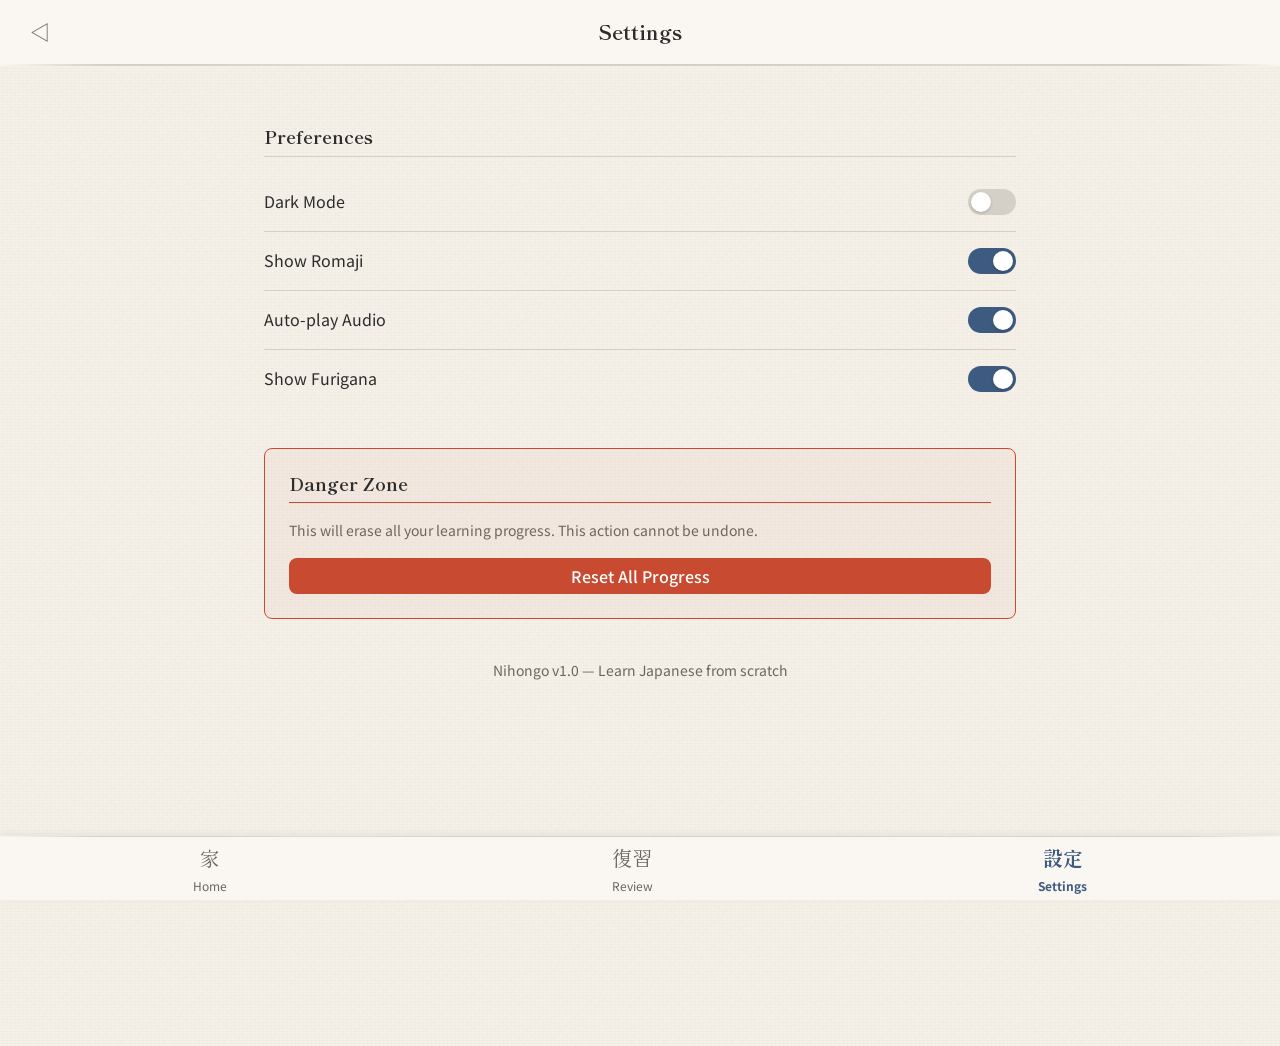
<file: settings.html>
<!DOCTYPE html>
<html lang="en">
<head>
  <meta charset="UTF-8">
  <meta name="viewport" content="width=device-width, initial-scale=1.0">
  <title>Settings — Nihongo</title>
  <link rel="icon" type="image/svg+xml" href="favicon.svg">

  <!-- Google Fonts -->
  <link rel="preconnect" href="https://fonts.googleapis.com">
  <link rel="preconnect" href="https://fonts.gstatic.com" crossorigin>
  <link href="https://fonts.googleapis.com/css2?family=Shippori+Mincho:wght@400;700&family=Noto+Sans+JP:wght@400;700&family=IBM+Plex+Mono:wght@400;700&display=swap" rel="stylesheet">

  <!-- Stylesheets -->
  <link rel="stylesheet" href="css/variables.css">
  <link rel="stylesheet" href="css/base.css">
  <link rel="stylesheet" href="css/textures.css">
  <link rel="stylesheet" href="css/components.css">
  <link rel="stylesheet" href="css/layout.css">
  <link rel="stylesheet" href="css/responsive.css">

  <style>
    .settings-section {
      margin-bottom: var(--space-xl);
    }

    .settings-section-title {
      font-family: var(--font-heading, 'Shippori Mincho', serif);
      font-size: var(--font-size-lg, 1.125rem);
      font-weight: var(--font-weight-bold, 700);
      color: var(--color-text);
      margin-bottom: var(--space-md);
      padding-bottom: var(--space-sm);
      border-bottom: 1px solid var(--color-border);
    }

    .settings-item {
      display: flex;
      align-items: center;
      justify-content: space-between;
      padding: var(--space-md) 0;
      border-bottom: 1px solid var(--color-border);
    }

    .settings-item:last-child {
      border-bottom: none;
    }

    .settings-item-label {
      font-size: var(--font-size-base, 1rem);
      color: var(--color-text);
    }

    /* Toggle Switch */
    .toggle {
      position: relative;
      display: inline-block;
      width: 48px;
      height: 26px;
      flex-shrink: 0;
    }

    .toggle input {
      opacity: 0;
      width: 0;
      height: 0;
    }

    .toggle-slider {
      position: absolute;
      cursor: pointer;
      inset: 0;
      background-color: var(--color-border, #ccc);
      border-radius: 26px;
      transition: background-color 0.25s ease;
    }

    .toggle-slider::before {
      content: '';
      position: absolute;
      height: 20px;
      width: 20px;
      left: 3px;
      bottom: 3px;
      background-color: #ffffff;
      border-radius: 50%;
      transition: transform 0.25s ease;
      box-shadow: 0 1px 3px rgba(0, 0, 0, 0.2);
    }

    .toggle input:checked + .toggle-slider {
      background-color: var(--color-accent, #3D5A80);
    }

    .toggle input:checked + .toggle-slider::before {
      transform: translateX(22px);
    }

    .toggle input:focus-visible + .toggle-slider {
      outline: 2px solid var(--color-accent, #3D5A80);
      outline-offset: 2px;
    }

    .settings-danger-zone {
      margin-top: var(--space-xl);
      padding: var(--space-lg);
      border: 1px solid var(--color-accent-secondary, #C85A3A);
      border-radius: var(--border-radius, 8px);
      background-color: rgba(200, 90, 58, 0.05);
    }

    [data-theme="dark"] .settings-danger-zone {
      background-color: rgba(200, 90, 58, 0.1);
    }

    .settings-about {
      margin-top: var(--space-xl);
      text-align: center;
      color: var(--color-text-secondary);
      font-size: var(--font-size-sm, 0.875rem);
    }
  </style>
</head>
<body class="paper-bg">

  <div class="page-container" id="app"></div>

  <script type="module">
    import { renderNav, renderBottomNav } from './js/ui/nav.js';
    import { getSettings, saveSettings, resetProgress } from './js/engine/storage.js';

    const app = document.getElementById('app');
    const settings = getSettings();

    // Apply dark mode on load if set
    if (settings.darkMode) {
      document.documentElement.setAttribute('data-theme', 'dark');
    }

    function toggleDarkMode(enabled) {
      if (enabled) {
        document.documentElement.setAttribute('data-theme', 'dark');
      } else {
        document.documentElement.removeAttribute('data-theme');
      }
    }

    function createToggle(id, checked, onChange) {
      const label = document.createElement('label');
      label.className = 'toggle';

      const input = document.createElement('input');
      input.type = 'checkbox';
      input.id = id;
      input.checked = checked;
      input.addEventListener('change', () => onChange(input.checked));

      const slider = document.createElement('span');
      slider.className = 'toggle-slider';

      label.appendChild(input);
      label.appendChild(slider);
      return label;
    }

    function createSettingsItem(labelText, toggleId, checked, onChange) {
      const item = document.createElement('div');
      item.className = 'settings-item';

      const label = document.createElement('span');
      label.className = 'settings-item-label';
      label.textContent = labelText;

      item.appendChild(label);
      item.appendChild(createToggle(toggleId, checked, onChange));
      return item;
    }

    function saveSetting(key, value) {
      const current = getSettings();
      current[key] = value;
      saveSettings(current);
    }

    // Render top nav
    renderNav('Settings', true, false);

    // Preferences section
    const prefsSection = document.createElement('div');
    prefsSection.className = 'settings-section';

    const prefsTitle = document.createElement('h2');
    prefsTitle.className = 'settings-section-title';
    prefsTitle.textContent = 'Preferences';
    prefsSection.appendChild(prefsTitle);

    prefsSection.appendChild(createSettingsItem('Dark Mode', 'darkMode', settings.darkMode, (val) => {
      saveSetting('darkMode', val);
      toggleDarkMode(val);
    }));

    prefsSection.appendChild(createSettingsItem('Show Romaji', 'showRomaji', settings.showRomaji, (val) => {
      saveSetting('showRomaji', val);
    }));

    prefsSection.appendChild(createSettingsItem('Auto-play Audio', 'autoPlayAudio', settings.autoPlayAudio, (val) => {
      saveSetting('autoPlayAudio', val);
    }));

    prefsSection.appendChild(createSettingsItem('Show Furigana', 'showFurigana', settings.furigana, (val) => {
      saveSetting('furigana', val);
    }));

    app.appendChild(prefsSection);

    // Danger zone
    const dangerZone = document.createElement('div');
    dangerZone.className = 'settings-danger-zone';

    const dangerTitle = document.createElement('h2');
    dangerTitle.className = 'settings-section-title';
    dangerTitle.textContent = 'Danger Zone';
    dangerTitle.style.borderColor = 'var(--color-accent-secondary, #C85A3A)';
    dangerZone.appendChild(dangerTitle);

    const dangerText = document.createElement('p');
    dangerText.style.marginBottom = 'var(--space-md)';
    dangerText.style.color = 'var(--color-text-secondary)';
    dangerText.style.fontSize = 'var(--font-size-sm, 0.875rem)';
    dangerText.textContent = 'This will erase all your learning progress. This action cannot be undone.';
    dangerZone.appendChild(dangerText);

    const resetBtn = document.createElement('button');
    resetBtn.className = 'btn btn-danger btn-block';
    resetBtn.textContent = 'Reset All Progress';
    resetBtn.addEventListener('click', () => {
      const confirmed = confirm('Are you sure you want to reset all progress? This cannot be undone.');
      if (confirmed) {
        resetProgress();
        alert('All progress has been reset.');
        window.location.reload();
      }
    });
    dangerZone.appendChild(resetBtn);

    app.appendChild(dangerZone);

    // About section
    const aboutSection = document.createElement('div');
    aboutSection.className = 'settings-about';
    aboutSection.textContent = 'Nihongo v1.0 — Learn Japanese from scratch';
    app.appendChild(aboutSection);

    // Bottom nav
    renderBottomNav('settings');
  </script>
</body>
</html>
</file>
<file: css/variables.css>
/* ==========================================================================
   Nihongo - CSS Custom Properties
   Japanese-inspired design tokens
   ========================================================================== */

:root {
  /* --- Colors (Light Mode) --- */
  --color-bg: #F5F0E8;           /* Washi paper */
  --color-surface: #FAF7F2;      /* Elevated surface */
  --color-text: #2C2C2C;         /* Primary text */
  --color-text-secondary: #6B6560; /* Secondary text */
  --color-accent: #3D5A80;       /* Ai Indigo */
  --color-accent-secondary: #C84B31; /* Shu Vermillion */
  --color-success: #7A8B69;      /* Matcha green */
  --color-gold: #B8860B;         /* Kinshu gold */
  --color-border: #D4CFC7;       /* Subtle border */

  /* --- Dark Mode Overrides --- */
  /* Applied via [data-theme="dark"] on <html> or <body> */

  /* --- Typography --- */
  --font-heading: 'Shippori Mincho', serif;
  --font-body: 'Noto Sans JP', sans-serif;
  --font-mono: 'IBM Plex Mono', monospace;

  --font-size-xs: 0.75rem;    /* 12px */
  --font-size-sm: 0.875rem;   /* 14px */
  --font-size-base: 1rem;     /* 16px */
  --font-size-lg: 1.125rem;   /* 18px */
  --font-size-xl: 1.25rem;    /* 20px */
  --font-size-2xl: 1.5rem;    /* 24px */
  --font-size-3xl: 2rem;      /* 32px */
  --font-size-4xl: 3rem;      /* 48px */
  --font-size-5xl: 5rem;      /* 80px */

  --font-weight-normal: 400;
  --font-weight-medium: 500;
  --font-weight-bold: 700;

  --line-height-tight: 1.2;
  --line-height-normal: 1.6;
  --line-height-relaxed: 1.8;

  /* --- Spacing --- */
  --space-xs: 4px;
  --space-sm: 8px;
  --space-md: 16px;
  --space-lg: 24px;
  --space-xl: 40px;
  --space-2xl: 64px;

  /* --- Layout --- */
  --border-radius: 8px;
  --max-width: 800px;

  /* --- Transitions --- */
  --transition-fast: 0.2s ease;
  --transition-normal: 0.3s ease;

  /* --- Shadows --- */
  --shadow-sm: 0 1px 3px rgba(0, 0, 0, 0.06);
  --shadow-md: 0 4px 12px rgba(0, 0, 0, 0.08);
  --shadow-lg: 0 8px 24px rgba(0, 0, 0, 0.1);

  /* --- Z-index scale --- */
  --z-base: 1;
  --z-dropdown: 10;
  --z-sticky: 20;
  --z-overlay: 30;
  --z-modal: 40;
  --z-toast: 50;
}

/* --- Dark Mode --- */
[data-theme="dark"] {
  --color-bg: #1A1A2E;
  --color-surface: #242438;
  --color-text: #E8E4DC;
  --color-text-secondary: #A09B93;
  --color-accent: #6B8EAE;
  --color-accent-secondary: #E07A5F;
  --color-success: #8B9E7A;
  --color-gold: #D4A017;
  --color-border: #3A3A50;

  --shadow-sm: 0 1px 3px rgba(0, 0, 0, 0.2);
  --shadow-md: 0 4px 12px rgba(0, 0, 0, 0.25);
  --shadow-lg: 0 8px 24px rgba(0, 0, 0, 0.3);
}
</file>
<file: css/base.css>
/* ==========================================================================
   Nihongo - Base Reset & Defaults
   ========================================================================== */

/* --- Reset --- */
*,
*::before,
*::after {
  box-sizing: border-box;
  margin: 0;
  padding: 0;
}

html {
  scroll-behavior: smooth;
  -webkit-text-size-adjust: 100%;
  -webkit-tap-highlight-color: transparent;
}

body {
  font-family: var(--font-body);
  font-size: var(--font-size-base);
  font-weight: var(--font-weight-normal);
  line-height: var(--line-height-normal);
  background-color: var(--color-bg);
  color: var(--color-text);
  min-height: 100vh;
  -webkit-font-smoothing: antialiased;
  -moz-osx-font-smoothing: grayscale;
}

/* --- Typography --- */
h1, h2, h3, h4, h5, h6 {
  font-family: var(--font-heading);
  font-weight: var(--font-weight-bold);
  line-height: var(--line-height-tight);
  color: var(--color-text);
}

h1 {
  font-size: var(--font-size-3xl);
  margin-bottom: var(--space-lg);
}

h2 {
  font-size: var(--font-size-2xl);
  margin-bottom: var(--space-md);
}

h3 {
  font-size: var(--font-size-xl);
  margin-bottom: var(--space-sm);
}

h4 {
  font-size: var(--font-size-lg);
  margin-bottom: var(--space-sm);
}

h5, h6 {
  font-size: var(--font-size-base);
  margin-bottom: var(--space-xs);
}

p {
  margin-bottom: var(--space-md);
}

p:last-child {
  margin-bottom: 0;
}

/* --- Links --- */
a {
  color: var(--color-accent);
  text-decoration: none;
  transition: color var(--transition-fast);
}

a:hover {
  color: var(--color-accent-secondary);
}

a:focus-visible {
  outline: 2px solid var(--color-accent);
  outline-offset: 2px;
  border-radius: 2px;
}

/* --- Lists --- */
ul, ol {
  list-style: none;
}

/* --- Images & Media --- */
img, svg, video {
  display: block;
  max-width: 100%;
  height: auto;
}

/* --- Form Elements --- */
button, input, select, textarea {
  font-family: inherit;
  font-size: inherit;
  color: inherit;
  line-height: inherit;
}

button {
  cursor: pointer;
  border: none;
  background: none;
}

input, textarea, select {
  background-color: var(--color-surface);
  border: 1px solid var(--color-border);
  border-radius: var(--border-radius);
  padding: var(--space-sm) var(--space-md);
  transition: border-color var(--transition-fast);
}

input:focus, textarea:focus, select:focus {
  outline: none;
  border-color: var(--color-accent);
  box-shadow: 0 0 0 3px rgba(61, 90, 128, 0.15);
}

[data-theme="dark"] input:focus,
[data-theme="dark"] textarea:focus,
[data-theme="dark"] select:focus {
  box-shadow: 0 0 0 3px rgba(107, 142, 174, 0.2);
}

/* --- Selection --- */
::selection {
  background-color: var(--color-accent);
  color: #ffffff;
}

::-moz-selection {
  background-color: var(--color-accent);
  color: #ffffff;
}

/* --- Scrollbar (Webkit) --- */
::-webkit-scrollbar {
  width: 6px;
}

::-webkit-scrollbar-track {
  background: transparent;
}

::-webkit-scrollbar-thumb {
  background-color: var(--color-border);
  border-radius: 3px;
}

::-webkit-scrollbar-thumb:hover {
  background-color: var(--color-text-secondary);
}

/* --- Utility: Screen Reader Only --- */
.sr-only {
  position: absolute;
  width: 1px;
  height: 1px;
  padding: 0;
  margin: -1px;
  overflow: hidden;
  clip: rect(0, 0, 0, 0);
  white-space: nowrap;
  border: 0;
}

/* --- Utility: Text --- */
.text-secondary {
  color: var(--color-text-secondary);
}

.text-accent {
  color: var(--color-accent);
}

.text-success {
  color: var(--color-success);
}

.text-danger {
  color: var(--color-accent-secondary);
}

.text-gold {
  color: var(--color-gold);
}

.text-center {
  text-align: center;
}

.font-mono {
  font-family: var(--font-mono);
}

/* --- Utility: Spacing --- */
.mt-xs { margin-top: var(--space-xs); }
.mt-sm { margin-top: var(--space-sm); }
.mt-md { margin-top: var(--space-md); }
.mt-lg { margin-top: var(--space-lg); }
.mt-xl { margin-top: var(--space-xl); }

.mb-xs { margin-bottom: var(--space-xs); }
.mb-sm { margin-bottom: var(--space-sm); }
.mb-md { margin-bottom: var(--space-md); }
.mb-lg { margin-bottom: var(--space-lg); }
.mb-xl { margin-bottom: var(--space-xl); }

/* --- Utility: Display --- */
.flex { display: flex; }
.flex-col { flex-direction: column; }
.flex-wrap { flex-wrap: wrap; }
.items-center { align-items: center; }
.justify-center { justify-content: center; }
.justify-between { justify-content: space-between; }
.gap-xs { gap: var(--space-xs); }
.gap-sm { gap: var(--space-sm); }
.gap-md { gap: var(--space-md); }
.gap-lg { gap: var(--space-lg); }

.hidden { display: none; }
</file>
<file: css/textures.css>
/* ==========================================================================
   Nihongo - CSS-Only Textures
   Japanese washi paper and ink-inspired visual effects
   ========================================================================== */

/* --- Paper Fiber Grain ---
   Layered repeating gradients that simulate washi paper texture
   ========================================================================== */
.paper-bg {
  background-color: var(--color-bg);
  background-image:
    /* Fine horizontal fibers */
    repeating-linear-gradient(
      0deg,
      transparent,
      transparent 2px,
      rgba(139, 125, 107, 0.03) 2px,
      rgba(139, 125, 107, 0.03) 3px
    ),
    /* Fine vertical fibers */
    repeating-linear-gradient(
      90deg,
      transparent,
      transparent 3px,
      rgba(139, 125, 107, 0.02) 3px,
      rgba(139, 125, 107, 0.02) 4px
    ),
    /* Diagonal texture layer */
    repeating-linear-gradient(
      45deg,
      transparent,
      transparent 5px,
      rgba(160, 145, 125, 0.015) 5px,
      rgba(160, 145, 125, 0.015) 6px
    ),
    /* Counter-diagonal texture */
    repeating-linear-gradient(
      -45deg,
      transparent,
      transparent 7px,
      rgba(160, 145, 125, 0.01) 7px,
      rgba(160, 145, 125, 0.01) 8px
    );
}

[data-theme="dark"] .paper-bg {
  background-color: var(--color-bg);
  background-image:
    repeating-linear-gradient(
      0deg,
      transparent,
      transparent 2px,
      rgba(200, 195, 185, 0.02) 2px,
      rgba(200, 195, 185, 0.02) 3px
    ),
    repeating-linear-gradient(
      90deg,
      transparent,
      transparent 3px,
      rgba(200, 195, 185, 0.015) 3px,
      rgba(200, 195, 185, 0.015) 4px
    ),
    repeating-linear-gradient(
      45deg,
      transparent,
      transparent 5px,
      rgba(200, 195, 185, 0.01) 5px,
      rgba(200, 195, 185, 0.01) 6px
    );
}

/* --- Ink Wash ---
   Radial gradient mimicking sumi ink wash (sumi-e) effect
   ========================================================================== */
.ink-wash {
  background-image:
    radial-gradient(
      ellipse at 20% 50%,
      rgba(44, 44, 44, 0.03) 0%,
      transparent 50%
    ),
    radial-gradient(
      ellipse at 80% 20%,
      rgba(44, 44, 44, 0.02) 0%,
      transparent 40%
    ),
    radial-gradient(
      ellipse at 50% 80%,
      rgba(61, 90, 128, 0.02) 0%,
      transparent 45%
    );
}

[data-theme="dark"] .ink-wash {
  background-image:
    radial-gradient(
      ellipse at 20% 50%,
      rgba(107, 142, 174, 0.04) 0%,
      transparent 50%
    ),
    radial-gradient(
      ellipse at 80% 20%,
      rgba(107, 142, 174, 0.03) 0%,
      transparent 40%
    ),
    radial-gradient(
      ellipse at 50% 80%,
      rgba(224, 122, 95, 0.02) 0%,
      transparent 45%
    );
}

/* --- Brush Border (Bottom) ---
   Tapered gradient simulating a brushstroke along the bottom edge
   ========================================================================== */
.brush-border {
  border-bottom: 2px solid transparent;
  border-image:
    linear-gradient(
      90deg,
      transparent 0%,
      var(--color-border) 8%,
      var(--color-border) 15%,
      rgba(212, 207, 199, 0.7) 25%,
      var(--color-border) 40%,
      var(--color-border) 60%,
      rgba(212, 207, 199, 0.8) 75%,
      var(--color-border) 85%,
      var(--color-border) 92%,
      transparent 100%
    ) 1;
}

[data-theme="dark"] .brush-border {
  border-image:
    linear-gradient(
      90deg,
      transparent 0%,
      var(--color-border) 8%,
      var(--color-border) 15%,
      rgba(58, 58, 80, 0.7) 25%,
      var(--color-border) 40%,
      var(--color-border) 60%,
      rgba(58, 58, 80, 0.8) 75%,
      var(--color-border) 85%,
      var(--color-border) 92%,
      transparent 100%
    ) 1;
}

/* --- Brush Border (Top) ---
   Same tapered effect along the top edge
   ========================================================================== */
.brush-border-top {
  border-top: 2px solid transparent;
  border-image:
    linear-gradient(
      90deg,
      transparent 0%,
      var(--color-border) 8%,
      var(--color-border) 15%,
      rgba(212, 207, 199, 0.7) 25%,
      var(--color-border) 40%,
      var(--color-border) 60%,
      rgba(212, 207, 199, 0.8) 75%,
      var(--color-border) 85%,
      var(--color-border) 92%,
      transparent 100%
    ) 1;
}

[data-theme="dark"] .brush-border-top {
  border-image:
    linear-gradient(
      90deg,
      transparent 0%,
      var(--color-border) 8%,
      var(--color-border) 15%,
      rgba(58, 58, 80, 0.7) 25%,
      var(--color-border) 40%,
      var(--color-border) 60%,
      rgba(58, 58, 80, 0.8) 75%,
      var(--color-border) 85%,
      var(--color-border) 92%,
      transparent 100%
    ) 1;
}

/* --- Combined: Paper + Ink ---
   Use both classes together for the full washi paper experience
   ========================================================================== */
.paper-bg.ink-wash {
  background-image:
    /* Ink wash layers */
    radial-gradient(
      ellipse at 20% 50%,
      rgba(44, 44, 44, 0.03) 0%,
      transparent 50%
    ),
    radial-gradient(
      ellipse at 80% 20%,
      rgba(44, 44, 44, 0.02) 0%,
      transparent 40%
    ),
    radial-gradient(
      ellipse at 50% 80%,
      rgba(61, 90, 128, 0.02) 0%,
      transparent 45%
    ),
    /* Paper fiber layers */
    repeating-linear-gradient(
      0deg,
      transparent,
      transparent 2px,
      rgba(139, 125, 107, 0.03) 2px,
      rgba(139, 125, 107, 0.03) 3px
    ),
    repeating-linear-gradient(
      90deg,
      transparent,
      transparent 3px,
      rgba(139, 125, 107, 0.02) 3px,
      rgba(139, 125, 107, 0.02) 4px
    ),
    repeating-linear-gradient(
      45deg,
      transparent,
      transparent 5px,
      rgba(160, 145, 125, 0.015) 5px,
      rgba(160, 145, 125, 0.015) 6px
    );
}
</file>
<file: css/components.css>
/* ==========================================================================
   Nihongo - Reusable Components
   ========================================================================== */

/* --- Buttons ---
   ========================================================================== */
.btn {
  display: inline-flex;
  align-items: center;
  justify-content: center;
  gap: var(--space-sm);
  padding: var(--space-sm) var(--space-lg);
  font-family: var(--font-body);
  font-size: var(--font-size-base);
  font-weight: var(--font-weight-medium);
  line-height: 1;
  border: 2px solid transparent;
  border-radius: var(--border-radius);
  cursor: pointer;
  transition:
    background-color var(--transition-fast),
    border-color var(--transition-fast),
    color var(--transition-fast),
    transform var(--transition-fast),
    box-shadow var(--transition-fast);
  user-select: none;
  text-decoration: none;
  white-space: nowrap;
}

.btn:hover {
  transform: translateY(-1px);
  box-shadow: var(--shadow-sm);
}

.btn:active {
  transform: translateY(0);
  box-shadow: none;
}

.btn:focus-visible {
  outline: 2px solid var(--color-accent);
  outline-offset: 2px;
}

.btn:disabled {
  opacity: 0.5;
  cursor: not-allowed;
  transform: none;
  box-shadow: none;
}

.btn-primary {
  background-color: var(--color-accent);
  color: #ffffff;
  border-color: var(--color-accent);
}

.btn-primary:hover {
  background-color: #345070;
  border-color: #345070;
}

[data-theme="dark"] .btn-primary:hover {
  background-color: #5A7D9D;
  border-color: #5A7D9D;
}

.btn-secondary {
  background-color: transparent;
  color: var(--color-accent);
  border-color: var(--color-accent);
}

.btn-secondary:hover {
  background-color: var(--color-accent);
  color: #ffffff;
}

.btn-danger {
  background-color: var(--color-accent-secondary);
  color: #ffffff;
  border-color: var(--color-accent-secondary);
}

.btn-danger:hover {
  background-color: #B3411F;
  border-color: #B3411F;
}

[data-theme="dark"] .btn-danger:hover {
  background-color: #C96A4E;
  border-color: #C96A4E;
}

.btn-ghost {
  background-color: transparent;
  color: var(--color-text-secondary);
  border-color: transparent;
}

.btn-ghost:hover {
  background-color: rgba(0, 0, 0, 0.05);
  color: var(--color-text);
}

[data-theme="dark"] .btn-ghost:hover {
  background-color: rgba(255, 255, 255, 0.05);
}

.btn-sm {
  padding: var(--space-xs) var(--space-md);
  font-size: var(--font-size-sm);
}

.btn-lg {
  padding: var(--space-md) var(--space-xl);
  font-size: var(--font-size-lg);
}

.btn-block {
  display: flex;
  width: 100%;
}

/* --- Cards ---
   ========================================================================== */
.card {
  background-color: var(--color-surface);
  border: 1px solid var(--color-border);
  border-radius: var(--border-radius);
  padding: var(--space-lg);
  box-shadow: var(--shadow-sm);
  transition:
    box-shadow var(--transition-normal),
    transform var(--transition-normal);
}

.card:hover {
  box-shadow: var(--shadow-md);
}

.card-interactive {
  cursor: pointer;
}

.card-interactive:hover {
  transform: translateY(-2px);
}

.card-interactive:active {
  transform: translateY(0);
  box-shadow: var(--shadow-sm);
}

.card-header {
  margin-bottom: var(--space-md);
  padding-bottom: var(--space-md);
  border-bottom: 1px solid var(--color-border);
}

.card-body {
  margin-bottom: var(--space-md);
}

.card-body:last-child {
  margin-bottom: 0;
}

.card-footer {
  margin-top: var(--space-md);
  padding-top: var(--space-md);
  border-top: 1px solid var(--color-border);
}

/* --- Badge ---
   ========================================================================== */
.badge {
  display: inline-flex;
  align-items: center;
  justify-content: center;
  padding: 2px var(--space-sm);
  font-size: var(--font-size-xs);
  font-weight: var(--font-weight-medium);
  line-height: 1.4;
  border-radius: 100px;
  background-color: var(--color-accent);
  color: #ffffff;
  white-space: nowrap;
}

.badge-secondary {
  background-color: var(--color-text-secondary);
}

.badge-success {
  background-color: var(--color-success);
}

.badge-danger {
  background-color: var(--color-accent-secondary);
}

.badge-gold {
  background-color: var(--color-gold);
}

.badge-outline {
  background-color: transparent;
  color: var(--color-accent);
  border: 1px solid var(--color-accent);
}

/* --- Progress Bar ---
   ========================================================================== */
.progress-bar {
  width: 100%;
  height: 8px;
  background-color: var(--color-border);
  border-radius: 100px;
  overflow: hidden;
}

.progress-bar-fill {
  height: 100%;
  background-color: var(--color-success);
  border-radius: 100px;
  transition: width var(--transition-normal);
  min-width: 0;
}

.progress-bar-fill-accent {
  background-color: var(--color-accent);
}

.progress-bar-fill-gold {
  background-color: var(--color-gold);
}

.progress-bar-sm {
  height: 4px;
}

.progress-bar-lg {
  height: 12px;
}

.progress-label {
  display: flex;
  justify-content: space-between;
  align-items: center;
  margin-bottom: var(--space-xs);
  font-size: var(--font-size-sm);
  color: var(--color-text-secondary);
}

/* --- Progress Ring (SVG-based circular progress) ---
   ========================================================================== */
.progress-ring {
  position: relative;
  display: inline-flex;
  align-items: center;
  justify-content: center;
}

.progress-ring svg {
  transform: rotate(-90deg);
}

.progress-ring-track {
  fill: none;
  stroke: var(--color-border);
}

.progress-ring-fill {
  fill: none;
  stroke: var(--color-success);
  stroke-linecap: round;
  transition: stroke-dasharray var(--transition-normal);
}

.progress-ring-label {
  position: absolute;
  font-size: var(--font-size-sm);
  font-weight: var(--font-weight-bold);
  color: var(--color-text);
}

@keyframes progress-ring-animate {
  from {
    stroke-dasharray: 0, 999;
  }
}

.progress-ring.animate .progress-ring-fill {
  animation: progress-ring-animate 1s ease-out forwards;
}

/* --- Lock Overlay ---
   ========================================================================== */
.lock-overlay {
  position: absolute;
  inset: 0;
  display: flex;
  align-items: center;
  justify-content: center;
  background-color: rgba(44, 44, 44, 0.4);
  border-radius: var(--border-radius);
  backdrop-filter: blur(2px);
  z-index: var(--z-overlay);
}

[data-theme="dark"] .lock-overlay {
  background-color: rgba(26, 26, 46, 0.6);
}

.lock-overlay-icon {
  font-size: var(--font-size-2xl);
  color: #ffffff;
  opacity: 0.9;
  text-shadow: 0 2px 4px rgba(0, 0, 0, 0.3);
}

/* --- Toast Notification ---
   ========================================================================== */
.toast-container {
  position: fixed;
  bottom: var(--space-xl);
  left: 50%;
  transform: translateX(-50%);
  z-index: var(--z-toast);
  display: flex;
  flex-direction: column;
  align-items: center;
  gap: var(--space-sm);
  pointer-events: none;
}

.toast {
  display: flex;
  align-items: center;
  gap: var(--space-sm);
  padding: var(--space-sm) var(--space-lg);
  background-color: var(--color-text);
  color: var(--color-bg);
  border-radius: var(--border-radius);
  box-shadow: var(--shadow-lg);
  font-size: var(--font-size-sm);
  pointer-events: auto;
  animation: toast-in 0.3s ease forwards;
}

.toast.toast-out {
  animation: toast-out 0.3s ease forwards;
}

.toast-success {
  background-color: var(--color-success);
  color: #ffffff;
}

.toast-error {
  background-color: var(--color-accent-secondary);
  color: #ffffff;
}

@keyframes toast-in {
  from {
    opacity: 0;
    transform: translateY(16px);
  }
  to {
    opacity: 1;
    transform: translateY(0);
  }
}

@keyframes toast-out {
  from {
    opacity: 1;
    transform: translateY(0);
  }
  to {
    opacity: 0;
    transform: translateY(16px);
  }
}

/* --- Tag ---
   ========================================================================== */
.tag {
  display: inline-flex;
  align-items: center;
  gap: var(--space-xs);
  padding: 2px var(--space-sm);
  font-size: var(--font-size-xs);
  font-weight: var(--font-weight-medium);
  color: var(--color-text-secondary);
  background-color: rgba(0, 0, 0, 0.05);
  border-radius: 4px;
  white-space: nowrap;
}

[data-theme="dark"] .tag {
  background-color: rgba(255, 255, 255, 0.08);
}

.tag-accent {
  color: var(--color-accent);
  background-color: rgba(61, 90, 128, 0.1);
}

[data-theme="dark"] .tag-accent {
  background-color: rgba(107, 142, 174, 0.15);
}

.tag-success {
  color: var(--color-success);
  background-color: rgba(122, 139, 105, 0.1);
}

.tag-gold {
  color: var(--color-gold);
  background-color: rgba(184, 134, 11, 0.1);
}

/* --- Divider ---
   ========================================================================== */
.divider {
  height: 1px;
  background-color: var(--color-border);
  border: none;
  margin: var(--space-lg) 0;
}

/* --- Loading Spinner ---
   ========================================================================== */
.spinner {
  display: inline-block;
  width: 24px;
  height: 24px;
  border: 2px solid var(--color-border);
  border-top-color: var(--color-accent);
  border-radius: 50%;
  animation: spin 0.6s linear infinite;
}

.spinner-sm {
  width: 16px;
  height: 16px;
}

.spinner-lg {
  width: 36px;
  height: 36px;
  border-width: 3px;
}

@keyframes spin {
  to {
    transform: rotate(360deg);
  }
}

/* --- Empty State ---
   ========================================================================== */
.empty-state {
  display: flex;
  flex-direction: column;
  align-items: center;
  justify-content: center;
  padding: var(--space-2xl) var(--space-lg);
  text-align: center;
  color: var(--color-text-secondary);
}

.empty-state-icon {
  font-size: var(--font-size-4xl);
  margin-bottom: var(--space-md);
  opacity: 0.5;
}

.empty-state-text {
  font-size: var(--font-size-lg);
  margin-bottom: var(--space-md);
}
</file>
<file: css/layout.css>
/* ==========================================================================
   Nihongo - Page Layout & Structure
   ========================================================================== */

/* --- Page Container ---
   ========================================================================== */
.page-container {
  max-width: var(--max-width);
  margin: 0 auto;
  padding: var(--space-md);
  padding-top: 60px;   /* Space for fixed top nav */
  padding-bottom: 80px; /* Space for fixed bottom nav */
  min-height: 100vh;
}

/* --- Top Navigation ---
   ========================================================================== */
.nav {
  position: fixed;
  top: 0;
  left: 0;
  right: 0;
  display: flex;
  align-items: center;
  justify-content: space-between;
  height: 56px;
  padding: 0 var(--space-md);
  background-color: var(--color-bg);
  z-index: var(--z-sticky);
  /* Brush border bottom effect */
  border-bottom: 2px solid transparent;
  border-image:
    linear-gradient(
      90deg,
      transparent 0%,
      var(--color-border) 8%,
      var(--color-border) 15%,
      rgba(212, 207, 199, 0.7) 25%,
      var(--color-border) 40%,
      var(--color-border) 60%,
      rgba(212, 207, 199, 0.8) 75%,
      var(--color-border) 85%,
      var(--color-border) 92%,
      transparent 100%
    ) 1;
}

[data-theme="dark"] .nav {
  background-color: var(--color-bg);
  border-image:
    linear-gradient(
      90deg,
      transparent 0%,
      var(--color-border) 8%,
      var(--color-border) 15%,
      rgba(58, 58, 80, 0.7) 25%,
      var(--color-border) 40%,
      var(--color-border) 60%,
      rgba(58, 58, 80, 0.8) 75%,
      var(--color-border) 85%,
      var(--color-border) 92%,
      transparent 100%
    ) 1;
}

.nav-back {
  display: flex;
  align-items: center;
  justify-content: center;
  width: 40px;
  height: 40px;
  color: var(--color-text);
  font-size: var(--font-size-xl);
  border-radius: var(--border-radius);
  transition: background-color var(--transition-fast);
  cursor: pointer;
  background: none;
  border: none;
  flex-shrink: 0;
}

.nav-back:hover {
  background-color: rgba(0, 0, 0, 0.05);
}

[data-theme="dark"] .nav-back:hover {
  background-color: rgba(255, 255, 255, 0.05);
}

.nav-title {
  font-family: var(--font-heading);
  font-size: var(--font-size-lg);
  font-weight: var(--font-weight-bold);
  color: var(--color-text);
  text-align: center;
  flex: 1;
  overflow: hidden;
  text-overflow: ellipsis;
  white-space: nowrap;
  padding: 0 var(--space-sm);
}

.nav-action {
  display: flex;
  align-items: center;
  justify-content: center;
  width: 40px;
  height: 40px;
  color: var(--color-text-secondary);
  font-size: var(--font-size-xl);
  border-radius: var(--border-radius);
  transition: background-color var(--transition-fast), color var(--transition-fast);
  cursor: pointer;
  background: none;
  border: none;
  flex-shrink: 0;
}

.nav-action:hover {
  background-color: rgba(0, 0, 0, 0.05);
  color: var(--color-text);
}

[data-theme="dark"] .nav-action:hover {
  background-color: rgba(255, 255, 255, 0.05);
}

/* --- Bottom Navigation ---
   ========================================================================== */
.bottom-nav {
  position: fixed;
  bottom: 0;
  left: 0;
  right: 0;
  display: flex;
  align-items: stretch;
  height: 64px;
  background-color: var(--color-surface);
  border-top: 1px solid var(--color-border);
  z-index: var(--z-sticky);
}

.bottom-nav-item {
  flex: 1;
  display: flex;
  flex-direction: column;
  align-items: center;
  justify-content: center;
  gap: 2px;
  padding: var(--space-xs) 0;
  color: var(--color-text-secondary);
  font-size: var(--font-size-xs);
  text-decoration: none;
  transition: color var(--transition-fast);
  cursor: pointer;
  background: none;
  border: none;
}

.bottom-nav-item:hover {
  color: var(--color-accent);
}

.bottom-nav-item.active {
  color: var(--color-accent);
}

.bottom-nav-icon {
  font-size: var(--font-size-xl);
  line-height: 1;
}

.bottom-nav-label {
  font-weight: var(--font-weight-medium);
}

/* --- Grid System ---
   ========================================================================== */
.grid-2 {
  display: grid;
  grid-template-columns: repeat(2, 1fr);
  gap: var(--space-md);
}

.grid-3 {
  display: grid;
  grid-template-columns: repeat(3, 1fr);
  gap: var(--space-md);
}

.grid-4 {
  display: grid;
  grid-template-columns: repeat(4, 1fr);
  gap: var(--space-md);
}

.grid-5 {
  display: grid;
  grid-template-columns: repeat(5, 1fr);
  gap: var(--space-md);
}

/* --- Tab Bar ---
   ========================================================================== */
.tab-bar {
  display: flex;
  align-items: stretch;
  border-bottom: 1px solid var(--color-border);
  margin-bottom: var(--space-lg);
  overflow-x: auto;
  -webkit-overflow-scrolling: touch;
  scrollbar-width: none;
}

.tab-bar::-webkit-scrollbar {
  display: none;
}

.tab {
  flex: 1;
  display: flex;
  align-items: center;
  justify-content: center;
  padding: var(--space-sm) var(--space-md);
  font-size: var(--font-size-sm);
  font-weight: var(--font-weight-medium);
  color: var(--color-text-secondary);
  background: none;
  border: none;
  border-bottom: 2px solid transparent;
  cursor: pointer;
  white-space: nowrap;
  transition:
    color var(--transition-fast),
    border-color var(--transition-fast);
}

.tab:hover {
  color: var(--color-text);
}

.tab.active {
  color: var(--color-accent);
  border-bottom-color: var(--color-accent);
}

/* --- Section ---
   ========================================================================== */
.section {
  margin-bottom: var(--space-xl);
}

.section:last-child {
  margin-bottom: 0;
}

.section-header {
  display: flex;
  align-items: center;
  justify-content: space-between;
  margin-bottom: var(--space-md);
}

.section-title {
  font-family: var(--font-heading);
  font-size: var(--font-size-xl);
  font-weight: var(--font-weight-bold);
  color: var(--color-text);
}

.section-subtitle {
  font-size: var(--font-size-sm);
  color: var(--color-text-secondary);
  margin-top: var(--space-xs);
}

/* --- Content Area (no nav offsets) ---
   ========================================================================== */
.content-full {
  max-width: var(--max-width);
  margin: 0 auto;
  padding: var(--space-md);
  min-height: 100vh;
}

/* --- Flex Helpers for Layout ---
   ========================================================================== */
.stack {
  display: flex;
  flex-direction: column;
  gap: var(--space-md);
}

.stack-sm {
  gap: var(--space-sm);
}

.stack-lg {
  gap: var(--space-lg);
}

.row {
  display: flex;
  align-items: center;
  gap: var(--space-md);
}

.row-between {
  display: flex;
  align-items: center;
  justify-content: space-between;
  gap: var(--space-md);
}
</file>
<file: css/responsive.css>
/* ==========================================================================
   Nihongo - Responsive Breakpoints
   Mobile-first responsive design
   ========================================================================== */

/* ==========================================================================
   Mobile (< 640px) - Base / default styles
   ========================================================================== */

/* Grids collapse to fewer columns on mobile */
.grid-3,
.grid-4,
.grid-5 {
  grid-template-columns: repeat(2, 1fr);
}

/* Quiz options stack on very small screens */
@media (max-width: 400px) {
  .quiz-options {
    grid-template-columns: 1fr;
  }

  .quiz-option {
    min-height: 56px;
    padding: var(--space-md);
  }

  .flashcard-controls {
    flex-direction: column;
  }

  .flashcard-btn {
    flex-direction: row;
    justify-content: center;
  }

  .chat-choices {
    max-width: 100%;
  }
}

/* Small mobile adjustments */
@media (max-width: 640px) {
  /* Typography scaling */
  h1 {
    font-size: var(--font-size-2xl);
  }

  h2 {
    font-size: var(--font-size-xl);
  }

  h3 {
    font-size: var(--font-size-lg);
  }

  /* Layout */
  .page-container {
    padding-left: var(--space-md);
    padding-right: var(--space-md);
  }

  /* Cards full width */
  .card {
    padding: var(--space-md);
  }

  /* Nav */
  .nav-title {
    font-size: var(--font-size-base);
  }

  /* Flashcard sizing */
  .flashcard-container {
    max-width: 320px;
  }

  .flashcard-character {
    font-size: 3.5rem;
  }

  .flashcard-character-md {
    font-size: 2.5rem;
  }

  /* Quiz */
  .quiz-question-text {
    font-size: var(--font-size-3xl);
  }

  .quiz-options {
    gap: var(--space-sm);
  }

  .quiz-option {
    font-size: var(--font-size-base);
    padding: var(--space-md);
  }

  .quiz-results-stats {
    gap: var(--space-lg);
  }

  .quiz-results-score {
    font-size: var(--font-size-3xl);
  }

  /* Matching grid */
  .matching-grid {
    grid-template-columns: repeat(2, 1fr);
    gap: var(--space-xs);
  }

  .matching-item {
    padding: var(--space-sm);
    font-size: var(--font-size-base);
    min-height: 48px;
  }

  /* Conversation */
  .chat-bubble {
    max-width: 88%;
    padding: var(--space-sm) var(--space-md);
  }

  .chat-choices {
    max-width: 95%;
  }

  .chat-choice {
    padding: var(--space-sm) var(--space-md);
    font-size: var(--font-size-sm);
  }

  .chat-score-breakdown {
    gap: var(--space-lg);
  }

  .chat-score-value {
    font-size: var(--font-size-3xl);
  }

  /* Bottom nav label */
  .bottom-nav-label {
    font-size: 10px;
  }

  /* Grid adjustments */
  .grid-2 {
    gap: var(--space-sm);
  }

  .grid-3,
  .grid-4,
  .grid-5 {
    grid-template-columns: repeat(2, 1fr);
    gap: var(--space-sm);
  }

  /* Section spacing */
  .section {
    margin-bottom: var(--space-lg);
  }

  /* Mistake items */
  .mistake-item {
    padding: var(--space-sm);
    gap: var(--space-sm);
  }

  .mistake-character {
    font-size: var(--font-size-xl);
    min-width: 40px;
  }
}

/* ==========================================================================
   Tablet (640px - 1024px)
   ========================================================================== */
@media (min-width: 640px) {
  /* Grid system */
  .grid-2 {
    grid-template-columns: repeat(2, 1fr);
  }

  .grid-3 {
    grid-template-columns: repeat(3, 1fr);
  }

  .grid-4 {
    grid-template-columns: repeat(3, 1fr);
  }

  .grid-5 {
    grid-template-columns: repeat(3, 1fr);
  }

  /* Flashcard */
  .flashcard-container {
    max-width: 360px;
  }

  .flashcard-character {
    font-size: 4rem;
  }

  /* Quiz */
  .quiz-question-text {
    font-size: var(--font-size-4xl);
  }

  /* Conversation */
  .chat-bubble {
    max-width: 75%;
  }

  .chat-choices {
    max-width: 80%;
  }
}

/* ==========================================================================
   Desktop (> 1024px)
   ========================================================================== */
@media (min-width: 1024px) {
  /* Page centering */
  .page-container {
    max-width: var(--max-width);
    padding-left: var(--space-lg);
    padding-right: var(--space-lg);
  }

  /* Grid system */
  .grid-3 {
    grid-template-columns: repeat(3, 1fr);
  }

  .grid-4 {
    grid-template-columns: repeat(4, 1fr);
  }

  .grid-5 {
    grid-template-columns: repeat(5, 1fr);
  }

  /* Nav centered within max-width */
  .nav {
    max-width: 100%;
  }

  .nav-inner {
    max-width: var(--max-width);
    margin: 0 auto;
    display: flex;
    align-items: center;
    justify-content: space-between;
    width: 100%;
  }

  /* Flashcard */
  .flashcard-container {
    max-width: 400px;
  }

  .flashcard-character {
    font-size: 5rem;
  }

  /* Quiz */
  .quiz-question-text {
    font-size: var(--font-size-4xl);
  }

  .quiz-options {
    max-width: 600px;
    margin-left: auto;
    margin-right: auto;
  }

  /* Conversation */
  .chat-container {
    max-width: 700px;
    margin: 0 auto;
  }

  .chat-bubble {
    max-width: 70%;
  }

  .chat-choices {
    max-width: 70%;
  }

  /* Cards hover effect on desktop */
  .card-interactive:hover {
    transform: translateY(-3px);
    box-shadow: var(--shadow-md);
  }

  /* Matching grid */
  .matching-grid {
    max-width: 600px;
    margin: 0 auto;
  }
}

/* ==========================================================================
   Large Desktop (> 1280px)
   ========================================================================== */
@media (min-width: 1280px) {
  .page-container {
    max-width: var(--max-width);
  }
}

/* ==========================================================================
   Reduced Motion
   ========================================================================== */
@media (prefers-reduced-motion: reduce) {
  *,
  *::before,
  *::after {
    animation-duration: 0.01ms !important;
    animation-iteration-count: 1 !important;
    transition-duration: 0.01ms !important;
  }

  html {
    scroll-behavior: auto;
  }

  .flashcard {
    transition: none;
  }
}

/* ==========================================================================
   High Contrast
   ========================================================================== */
@media (prefers-contrast: high) {
  :root {
    --color-border: #999999;
    --shadow-sm: none;
    --shadow-md: none;
    --shadow-lg: none;
  }

  .card,
  .quiz-option,
  .matching-item,
  .chat-bubble.npc,
  .chat-choice {
    border-width: 2px;
  }
}

/* ==========================================================================
   Print
   ========================================================================== */
@media print {
  .nav,
  .bottom-nav,
  .flashcard-controls,
  .chat-choices,
  .toast-container {
    display: none;
  }

  .page-container {
    padding-top: 0;
    padding-bottom: 0;
    max-width: 100%;
  }

  body {
    background: white;
    color: black;
  }

  .card {
    box-shadow: none;
    border: 1px solid #cccccc;
  }
}
</file>
<file: css/flashcard.css>
/* ==========================================================================
   Nihongo - Flashcard Component
   3D flip animation for character study
   ========================================================================== */

/* --- Container ---
   ========================================================================== */
.flashcard-container {
  perspective: 1000px;
  width: 100%;
  max-width: 400px;
  margin: 0 auto;
}

/* --- Flashcard ---
   ========================================================================== */
.flashcard {
  position: relative;
  width: 100%;
  aspect-ratio: 3 / 4;
  transform-style: preserve-3d;
  transition: transform 0.6s ease;
  cursor: pointer;
}

.flashcard.flipped {
  transform: rotateY(180deg);
}

/* --- Card Faces ---
   ========================================================================== */
.flashcard-front,
.flashcard-back {
  position: absolute;
  inset: 0;
  display: flex;
  flex-direction: column;
  align-items: center;
  justify-content: center;
  padding: var(--space-lg);
  backface-visibility: hidden;
  -webkit-backface-visibility: hidden;
  background-color: var(--color-surface);
  border: 1px solid var(--color-border);
  border-radius: var(--border-radius);
  box-shadow: var(--shadow-md);
  overflow: hidden;
}

.flashcard-back {
  transform: rotateY(180deg);
}

/* --- Front Face Content ---
   ========================================================================== */
.flashcard-character {
  font-family: var(--font-heading);
  font-size: 5rem;
  font-weight: var(--font-weight-bold);
  color: var(--color-text);
  line-height: 1;
  margin-bottom: var(--space-md);
}

.flashcard-character-md {
  font-size: 3rem;
}

.flashcard-character-sm {
  font-size: 2rem;
}

.flashcard-prompt {
  font-size: var(--font-size-sm);
  color: var(--color-text-secondary);
}

.flashcard-hint {
  font-size: var(--font-size-xs);
  color: var(--color-text-secondary);
  margin-top: var(--space-sm);
  opacity: 0.7;
}

/* --- Back Face Content ---
   ========================================================================== */
.flashcard-reading {
  font-family: var(--font-heading);
  font-size: var(--font-size-2xl);
  color: var(--color-accent);
  margin-bottom: var(--space-sm);
}

.flashcard-meaning {
  font-size: var(--font-size-xl);
  font-weight: var(--font-weight-medium);
  color: var(--color-text);
  margin-bottom: var(--space-md);
  text-align: center;
}

.flashcard-romaji {
  font-family: var(--font-mono);
  font-size: var(--font-size-sm);
  color: var(--color-text-secondary);
  margin-bottom: var(--space-sm);
}

.flashcard-example {
  font-size: var(--font-size-sm);
  color: var(--color-text-secondary);
  text-align: center;
  padding: var(--space-sm) var(--space-md);
  background-color: rgba(0, 0, 0, 0.03);
  border-radius: var(--border-radius);
  margin-top: var(--space-sm);
}

[data-theme="dark"] .flashcard-example {
  background-color: rgba(255, 255, 255, 0.05);
}

/* --- Card Number / Progress ---
   ========================================================================== */
.flashcard-counter {
  font-size: var(--font-size-sm);
  color: var(--color-text-secondary);
  margin-bottom: var(--space-md);
  text-align: center;
}

/* --- Flip Indicator ---
   ========================================================================== */
.flashcard-flip-hint {
  font-size: var(--font-size-xs);
  color: var(--color-text-secondary);
  text-align: center;
  margin-top: var(--space-md);
  opacity: 0.6;
  animation: pulse-hint 2s ease-in-out infinite;
}

@keyframes pulse-hint {
  0%, 100% { opacity: 0.4; }
  50% { opacity: 0.8; }
}

/* --- Controls: Again / Good / Easy ---
   ========================================================================== */
.flashcard-controls {
  display: flex;
  gap: var(--space-md);
  margin-top: var(--space-lg);
  width: 100%;
  max-width: 400px;
}

.flashcard-btn {
  flex: 1;
  display: flex;
  flex-direction: column;
  align-items: center;
  gap: var(--space-xs);
  padding: var(--space-md) var(--space-sm);
  border: 2px solid var(--color-border);
  border-radius: var(--border-radius);
  background-color: var(--color-surface);
  cursor: pointer;
  transition:
    background-color var(--transition-fast),
    border-color var(--transition-fast),
    transform var(--transition-fast);
  font-family: var(--font-body);
}

.flashcard-btn:hover {
  transform: translateY(-2px);
  box-shadow: var(--shadow-sm);
}

.flashcard-btn:active {
  transform: translateY(0);
}

.flashcard-btn-label {
  font-size: var(--font-size-sm);
  font-weight: var(--font-weight-medium);
}

.flashcard-btn-time {
  font-size: var(--font-size-xs);
  color: var(--color-text-secondary);
}

/* Again button */
.flashcard-btn-again {
  border-color: var(--color-accent-secondary);
  color: var(--color-accent-secondary);
}

.flashcard-btn-again:hover {
  background-color: rgba(200, 75, 49, 0.08);
}

[data-theme="dark"] .flashcard-btn-again:hover {
  background-color: rgba(224, 122, 95, 0.12);
}

/* Good button */
.flashcard-btn-good {
  border-color: var(--color-accent);
  color: var(--color-accent);
}

.flashcard-btn-good:hover {
  background-color: rgba(61, 90, 128, 0.08);
}

[data-theme="dark"] .flashcard-btn-good:hover {
  background-color: rgba(107, 142, 174, 0.12);
}

/* Easy button */
.flashcard-btn-easy {
  border-color: var(--color-success);
  color: var(--color-success);
}

.flashcard-btn-easy:hover {
  background-color: rgba(122, 139, 105, 0.08);
}

[data-theme="dark"] .flashcard-btn-easy:hover {
  background-color: rgba(139, 158, 122, 0.12);
}

/* --- Swipe Indicators ---
   ========================================================================== */
.flashcard-swipe-left,
.flashcard-swipe-right {
  position: absolute;
  top: var(--space-md);
  padding: var(--space-xs) var(--space-md);
  border-radius: var(--border-radius);
  font-size: var(--font-size-sm);
  font-weight: var(--font-weight-bold);
  opacity: 0;
  transition: opacity var(--transition-fast);
  pointer-events: none;
}

.flashcard-swipe-left {
  left: var(--space-md);
  background-color: rgba(200, 75, 49, 0.15);
  color: var(--color-accent-secondary);
  border: 2px solid var(--color-accent-secondary);
}

.flashcard-swipe-right {
  right: var(--space-md);
  background-color: rgba(122, 139, 105, 0.15);
  color: var(--color-success);
  border: 2px solid var(--color-success);
}

.flashcard.swiping-left .flashcard-swipe-left,
.flashcard.swiping-right .flashcard-swipe-right {
  opacity: 1;
}

/* --- Deck Stack Effect ---
   ========================================================================== */
.flashcard-deck {
  position: relative;
}

.flashcard-deck::before,
.flashcard-deck::after {
  content: '';
  position: absolute;
  left: 4px;
  right: 4px;
  height: 100%;
  background-color: var(--color-surface);
  border: 1px solid var(--color-border);
  border-radius: var(--border-radius);
  z-index: -1;
}

.flashcard-deck::before {
  bottom: -4px;
  opacity: 0.7;
}

.flashcard-deck::after {
  bottom: -8px;
  left: 8px;
  right: 8px;
  opacity: 0.4;
}
</file>
<file: css/quiz.css>
/* ==========================================================================
   Nihongo - Quiz Layout
   Multiple choice, matching, and results screens
   ========================================================================== */

/* --- Quiz Progress Bar (top of screen) ---
   ========================================================================== */
.quiz-progress {
  width: 100%;
  height: 4px;
  background-color: var(--color-border);
  border-radius: 2px;
  margin-bottom: var(--space-lg);
  overflow: hidden;
}

.quiz-progress-fill {
  height: 100%;
  background-color: var(--color-accent);
  border-radius: 2px;
  transition: width var(--transition-normal);
}

.quiz-progress-label {
  display: flex;
  justify-content: space-between;
  align-items: center;
  margin-bottom: var(--space-xs);
  font-size: var(--font-size-xs);
  color: var(--color-text-secondary);
}

/* --- Quiz Question ---
   ========================================================================== */
.quiz-question {
  text-align: center;
  padding: var(--space-xl) var(--space-md);
}

.quiz-question-label {
  font-size: var(--font-size-sm);
  color: var(--color-text-secondary);
  margin-bottom: var(--space-md);
  text-transform: uppercase;
  letter-spacing: 0.05em;
}

.quiz-question-text {
  font-family: var(--font-heading);
  font-size: var(--font-size-4xl);
  font-weight: var(--font-weight-bold);
  color: var(--color-text);
  line-height: var(--line-height-tight);
  margin-bottom: var(--space-sm);
}

.quiz-question-subtext {
  font-size: var(--font-size-lg);
  color: var(--color-text-secondary);
}

/* --- Quiz Options (2x2 Grid) ---
   ========================================================================== */
.quiz-options {
  display: grid;
  grid-template-columns: repeat(2, 1fr);
  gap: var(--space-md);
  margin-top: var(--space-lg);
}

.quiz-option {
  display: flex;
  align-items: center;
  justify-content: center;
  padding: var(--space-lg) var(--space-md);
  min-height: 72px;
  background-color: var(--color-surface);
  border: 2px solid var(--color-border);
  border-radius: var(--border-radius);
  font-family: var(--font-body);
  font-size: var(--font-size-lg);
  font-weight: var(--font-weight-medium);
  color: var(--color-text);
  cursor: pointer;
  transition:
    background-color var(--transition-fast),
    border-color var(--transition-fast),
    color var(--transition-fast),
    transform var(--transition-fast),
    box-shadow var(--transition-fast);
  text-align: center;
  word-break: break-word;
}

.quiz-option:hover {
  border-color: var(--color-accent);
  background-color: rgba(61, 90, 128, 0.05);
  transform: translateY(-1px);
  box-shadow: var(--shadow-sm);
}

[data-theme="dark"] .quiz-option:hover {
  background-color: rgba(107, 142, 174, 0.08);
}

.quiz-option:active {
  transform: translateY(0);
}

.quiz-option.selected {
  border-color: var(--color-accent);
  background-color: rgba(61, 90, 128, 0.1);
}

/* Correct answer state */
.quiz-option.correct {
  border-color: var(--color-success);
  background-color: rgba(122, 139, 105, 0.12);
  color: var(--color-success);
  pointer-events: none;
}

.quiz-option.correct::after {
  content: ' \2713';
  margin-left: var(--space-xs);
  font-weight: var(--font-weight-bold);
}

/* Incorrect answer state */
.quiz-option.incorrect {
  border-color: var(--color-accent-secondary);
  background-color: rgba(200, 75, 49, 0.1);
  color: var(--color-accent-secondary);
  pointer-events: none;
}

.quiz-option.incorrect::after {
  content: ' \2717';
  margin-left: var(--space-xs);
  font-weight: var(--font-weight-bold);
}

/* Disabled state after answering */
.quiz-option.disabled {
  pointer-events: none;
  opacity: 0.6;
}

/* --- Quiz Feedback ---
   ========================================================================== */
.quiz-feedback {
  text-align: center;
  padding: var(--space-md);
  margin-top: var(--space-md);
  border-radius: var(--border-radius);
  font-weight: var(--font-weight-medium);
  animation: fade-slide-up 0.3s ease;
}

.quiz-feedback-correct {
  background-color: rgba(122, 139, 105, 0.1);
  color: var(--color-success);
}

.quiz-feedback-incorrect {
  background-color: rgba(200, 75, 49, 0.08);
  color: var(--color-accent-secondary);
}

.quiz-feedback-explanation {
  font-size: var(--font-size-sm);
  font-weight: var(--font-weight-normal);
  color: var(--color-text-secondary);
  margin-top: var(--space-xs);
}

@keyframes fade-slide-up {
  from {
    opacity: 0;
    transform: translateY(8px);
  }
  to {
    opacity: 1;
    transform: translateY(0);
  }
}

/* --- Quiz Timer ---
   ========================================================================== */
.quiz-timer {
  display: flex;
  align-items: center;
  justify-content: center;
  gap: var(--space-xs);
  font-family: var(--font-mono);
  font-size: var(--font-size-sm);
  color: var(--color-text-secondary);
}

.quiz-timer.warning {
  color: var(--color-accent-secondary);
  animation: pulse-warning 1s ease-in-out infinite;
}

@keyframes pulse-warning {
  0%, 100% { opacity: 1; }
  50% { opacity: 0.5; }
}

/* --- Quiz Results Screen ---
   ========================================================================== */
.quiz-results {
  text-align: center;
  padding: var(--space-xl) var(--space-md);
}

.quiz-results-score {
  font-family: var(--font-heading);
  font-size: var(--font-size-4xl);
  font-weight: var(--font-weight-bold);
  color: var(--color-accent);
  margin-bottom: var(--space-sm);
}

.quiz-results-label {
  font-size: var(--font-size-lg);
  color: var(--color-text-secondary);
  margin-bottom: var(--space-lg);
}

.quiz-results-stats {
  display: flex;
  justify-content: center;
  gap: var(--space-xl);
  margin-bottom: var(--space-xl);
}

.quiz-results-stat {
  display: flex;
  flex-direction: column;
  align-items: center;
  gap: var(--space-xs);
}

.quiz-results-stat-value {
  font-size: var(--font-size-2xl);
  font-weight: var(--font-weight-bold);
}

.quiz-results-stat-value.stat-correct {
  color: var(--color-success);
}

.quiz-results-stat-value.stat-incorrect {
  color: var(--color-accent-secondary);
}

.quiz-results-stat-label {
  font-size: var(--font-size-xs);
  color: var(--color-text-secondary);
}

.quiz-results-message {
  font-size: var(--font-size-lg);
  color: var(--color-text);
  margin-bottom: var(--space-lg);
  font-family: var(--font-heading);
}

.quiz-results-actions {
  display: flex;
  gap: var(--space-md);
  justify-content: center;
  flex-wrap: wrap;
}

/* --- Mistakes List ---
   ========================================================================== */
.mistakes-list {
  margin-top: var(--space-xl);
  text-align: left;
}

.mistakes-list-title {
  font-family: var(--font-heading);
  font-size: var(--font-size-lg);
  font-weight: var(--font-weight-bold);
  color: var(--color-text);
  margin-bottom: var(--space-md);
  text-align: center;
}

.mistake-item {
  display: flex;
  align-items: center;
  gap: var(--space-md);
  padding: var(--space-md);
  background-color: var(--color-surface);
  border: 1px solid var(--color-border);
  border-radius: var(--border-radius);
  margin-bottom: var(--space-sm);
}

.mistake-item:last-child {
  margin-bottom: 0;
}

.mistake-character {
  font-family: var(--font-heading);
  font-size: var(--font-size-2xl);
  font-weight: var(--font-weight-bold);
  color: var(--color-text);
  min-width: 48px;
  text-align: center;
}

.mistake-details {
  flex: 1;
}

.mistake-correct {
  font-size: var(--font-size-sm);
  color: var(--color-success);
}

.mistake-your-answer {
  font-size: var(--font-size-sm);
  color: var(--color-accent-secondary);
}

/* --- Quiz Type: Matching ---
   ========================================================================== */
.matching-grid {
  display: grid;
  grid-template-columns: repeat(2, 1fr);
  gap: var(--space-sm);
}

.matching-item {
  display: flex;
  align-items: center;
  justify-content: center;
  padding: var(--space-md);
  min-height: 56px;
  background-color: var(--color-surface);
  border: 2px solid var(--color-border);
  border-radius: var(--border-radius);
  font-size: var(--font-size-lg);
  cursor: pointer;
  transition:
    border-color var(--transition-fast),
    background-color var(--transition-fast);
  text-align: center;
}

.matching-item.selected {
  border-color: var(--color-accent);
  background-color: rgba(61, 90, 128, 0.08);
}

.matching-item.matched {
  border-color: var(--color-success);
  background-color: rgba(122, 139, 105, 0.1);
  pointer-events: none;
  opacity: 0.7;
}

.matching-item.wrong {
  border-color: var(--color-accent-secondary);
  background-color: rgba(200, 75, 49, 0.08);
  animation: shake 0.4s ease;
}

@keyframes shake {
  0%, 100% { transform: translateX(0); }
  25% { transform: translateX(-4px); }
  75% { transform: translateX(4px); }
}
</file>
